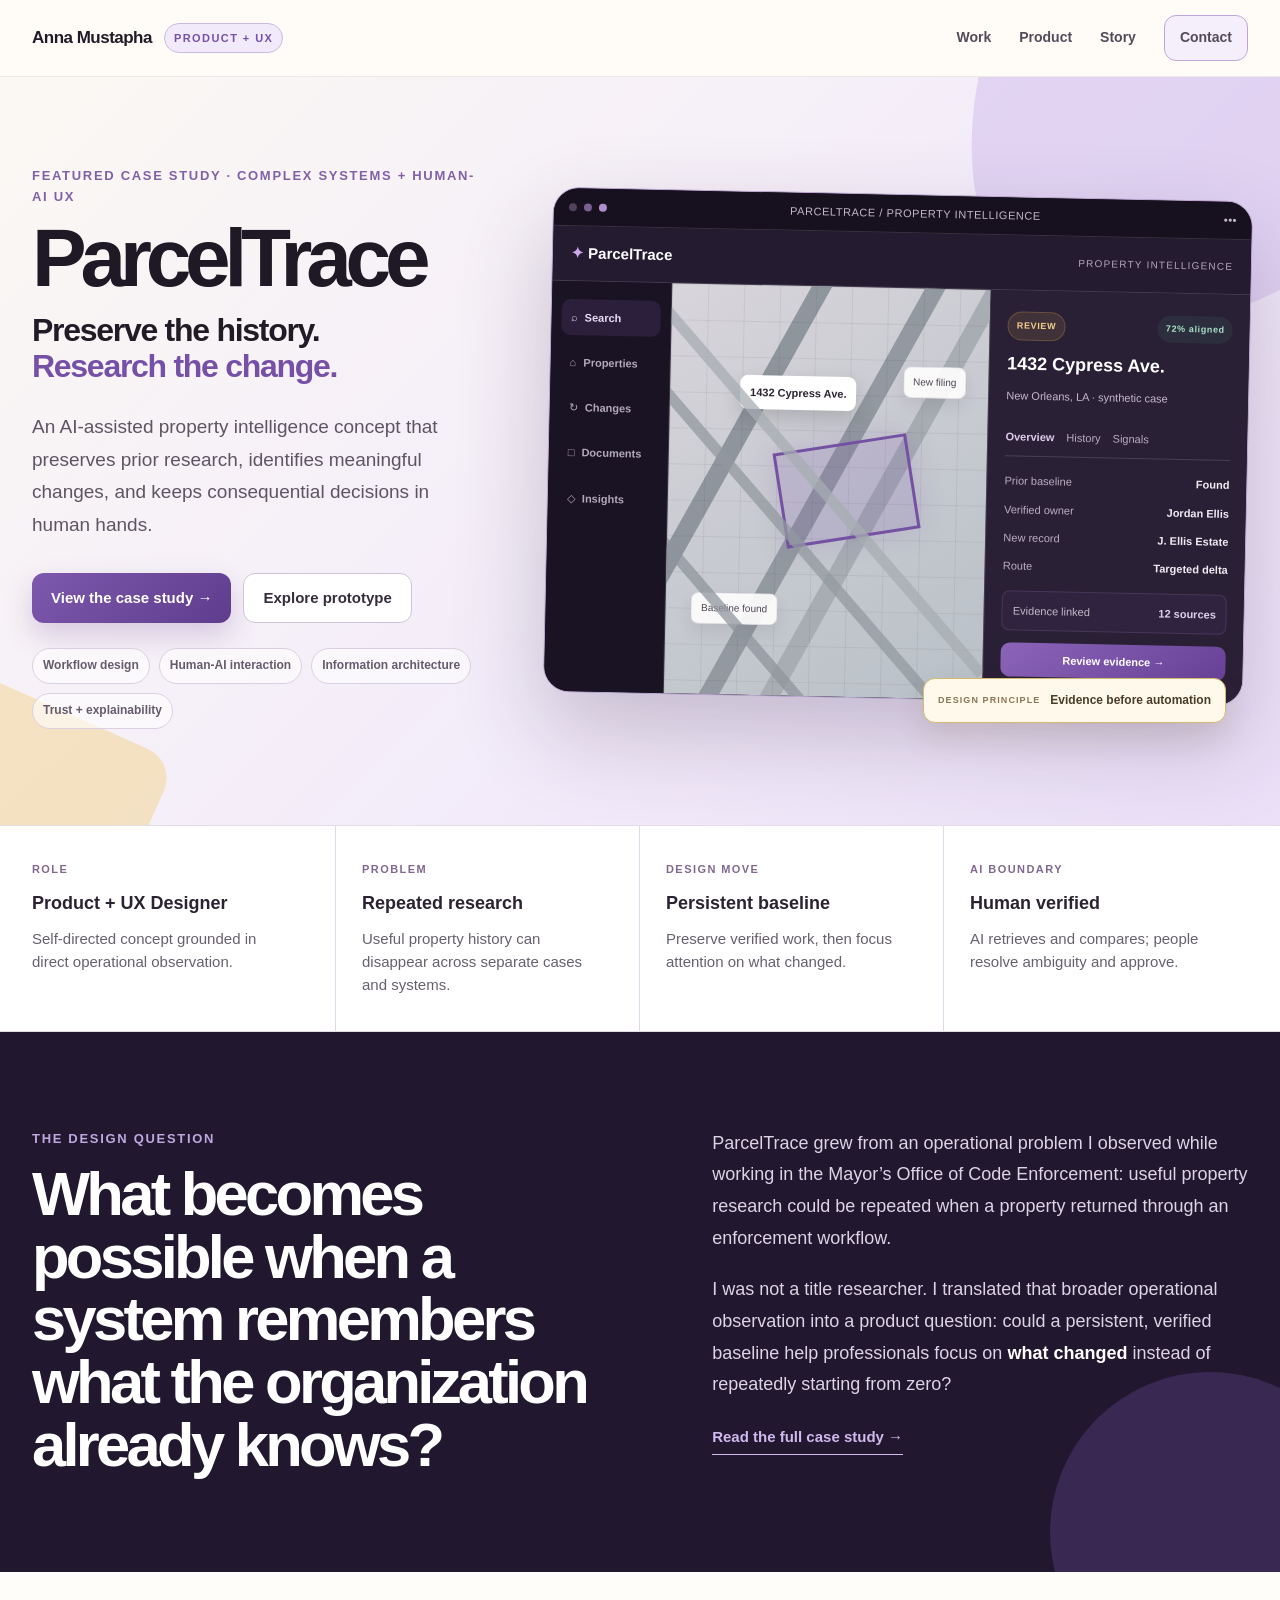
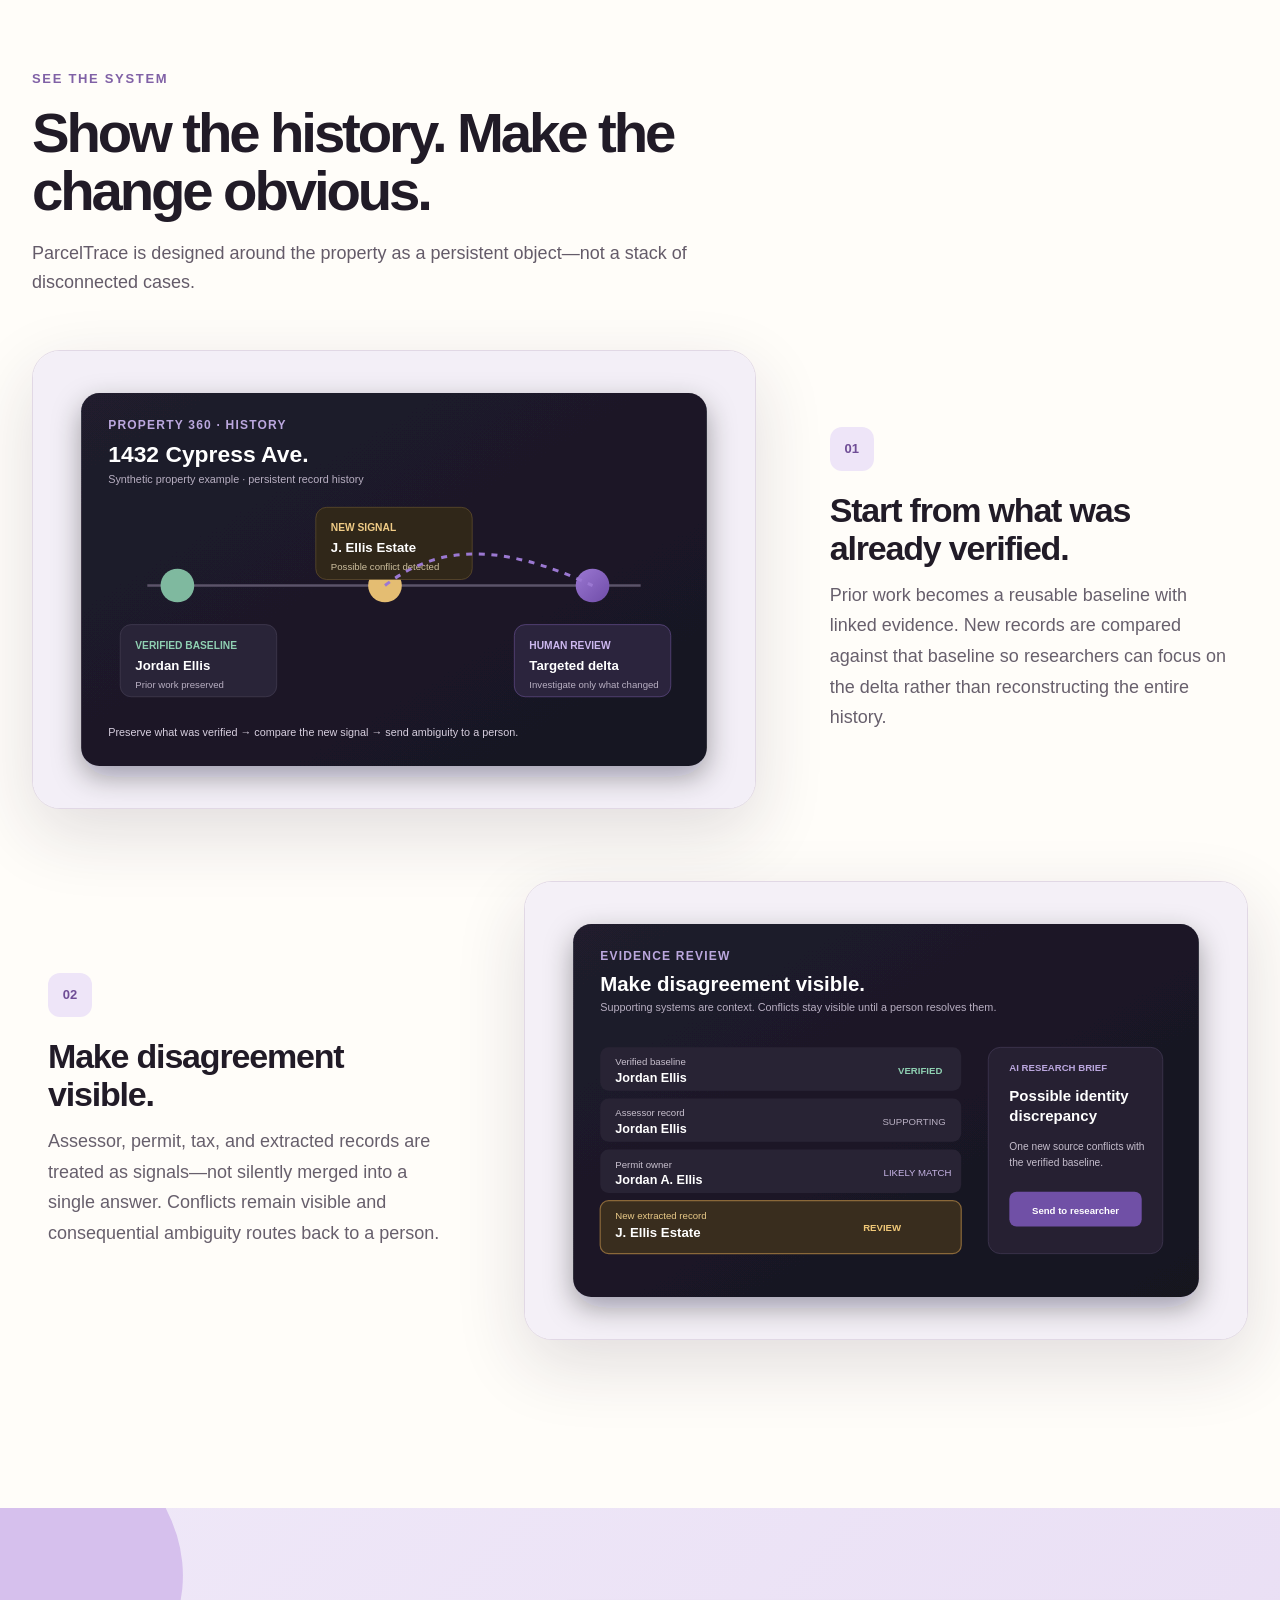
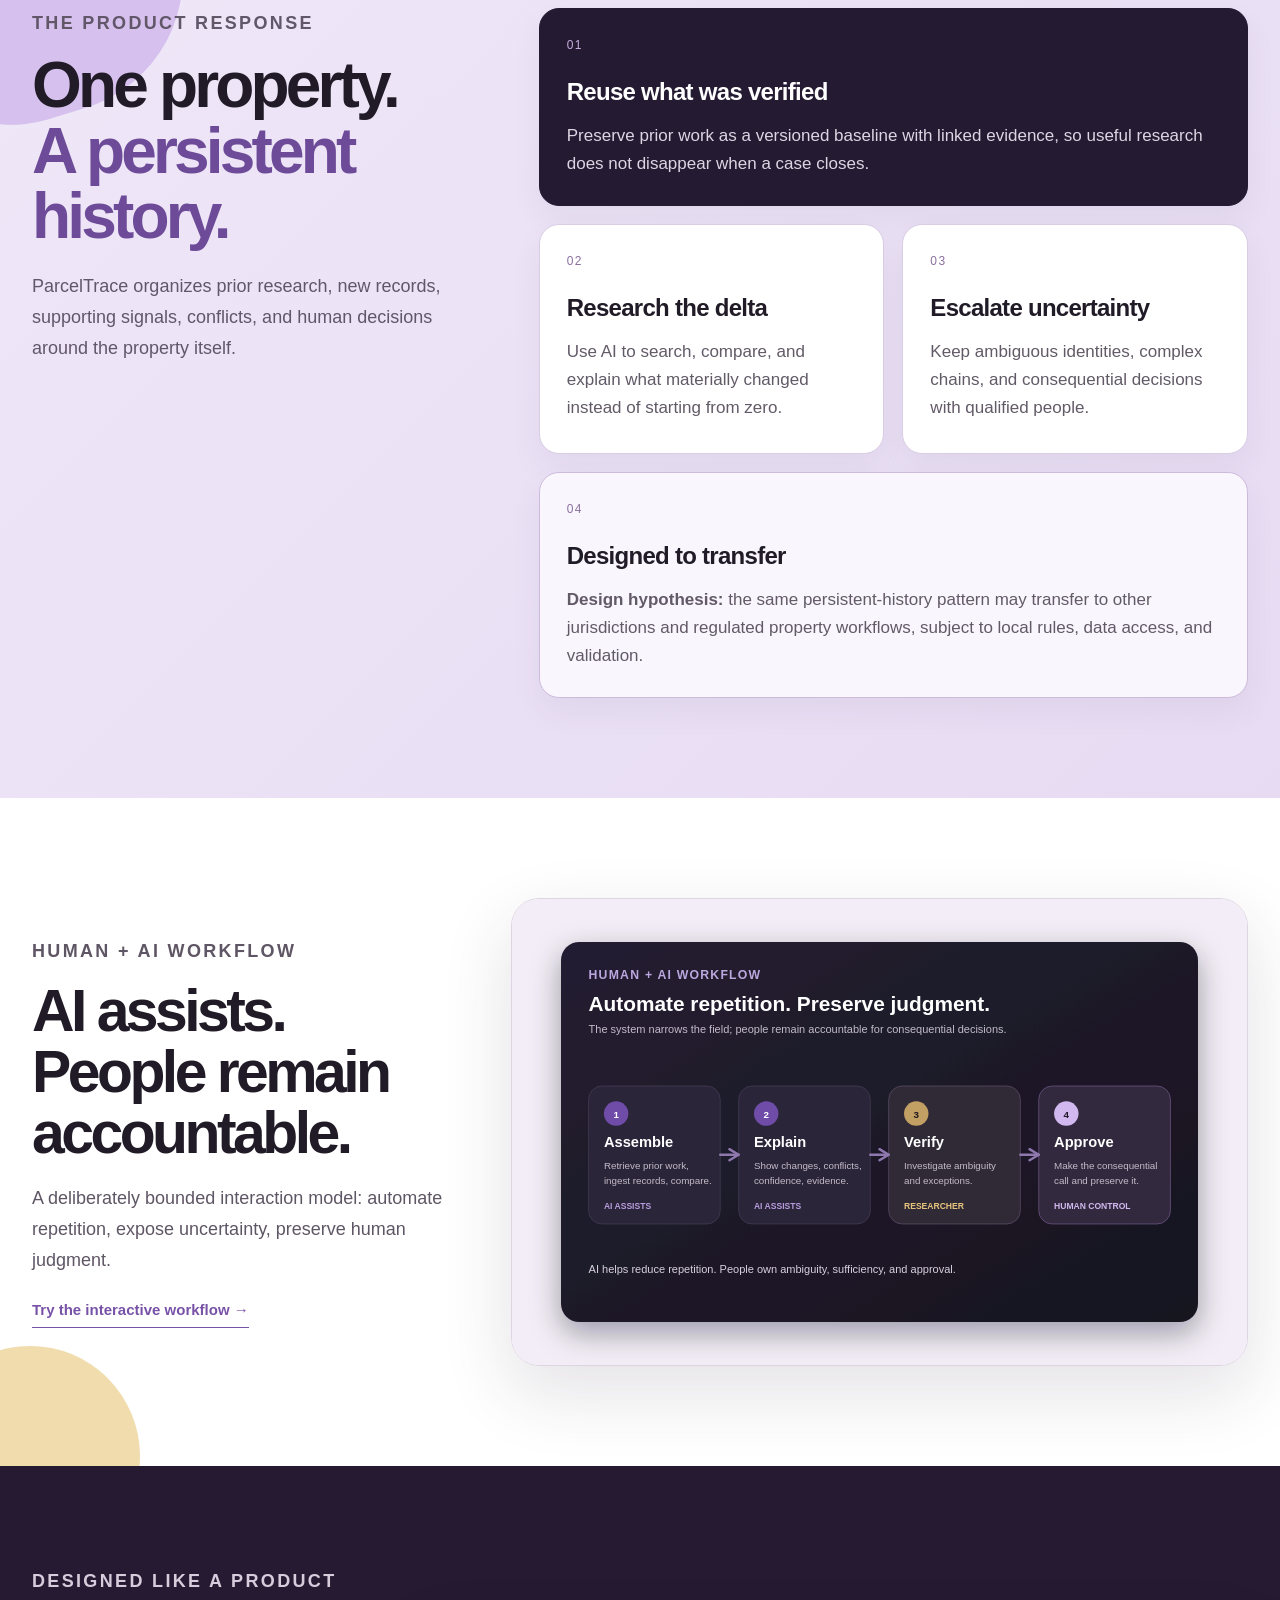
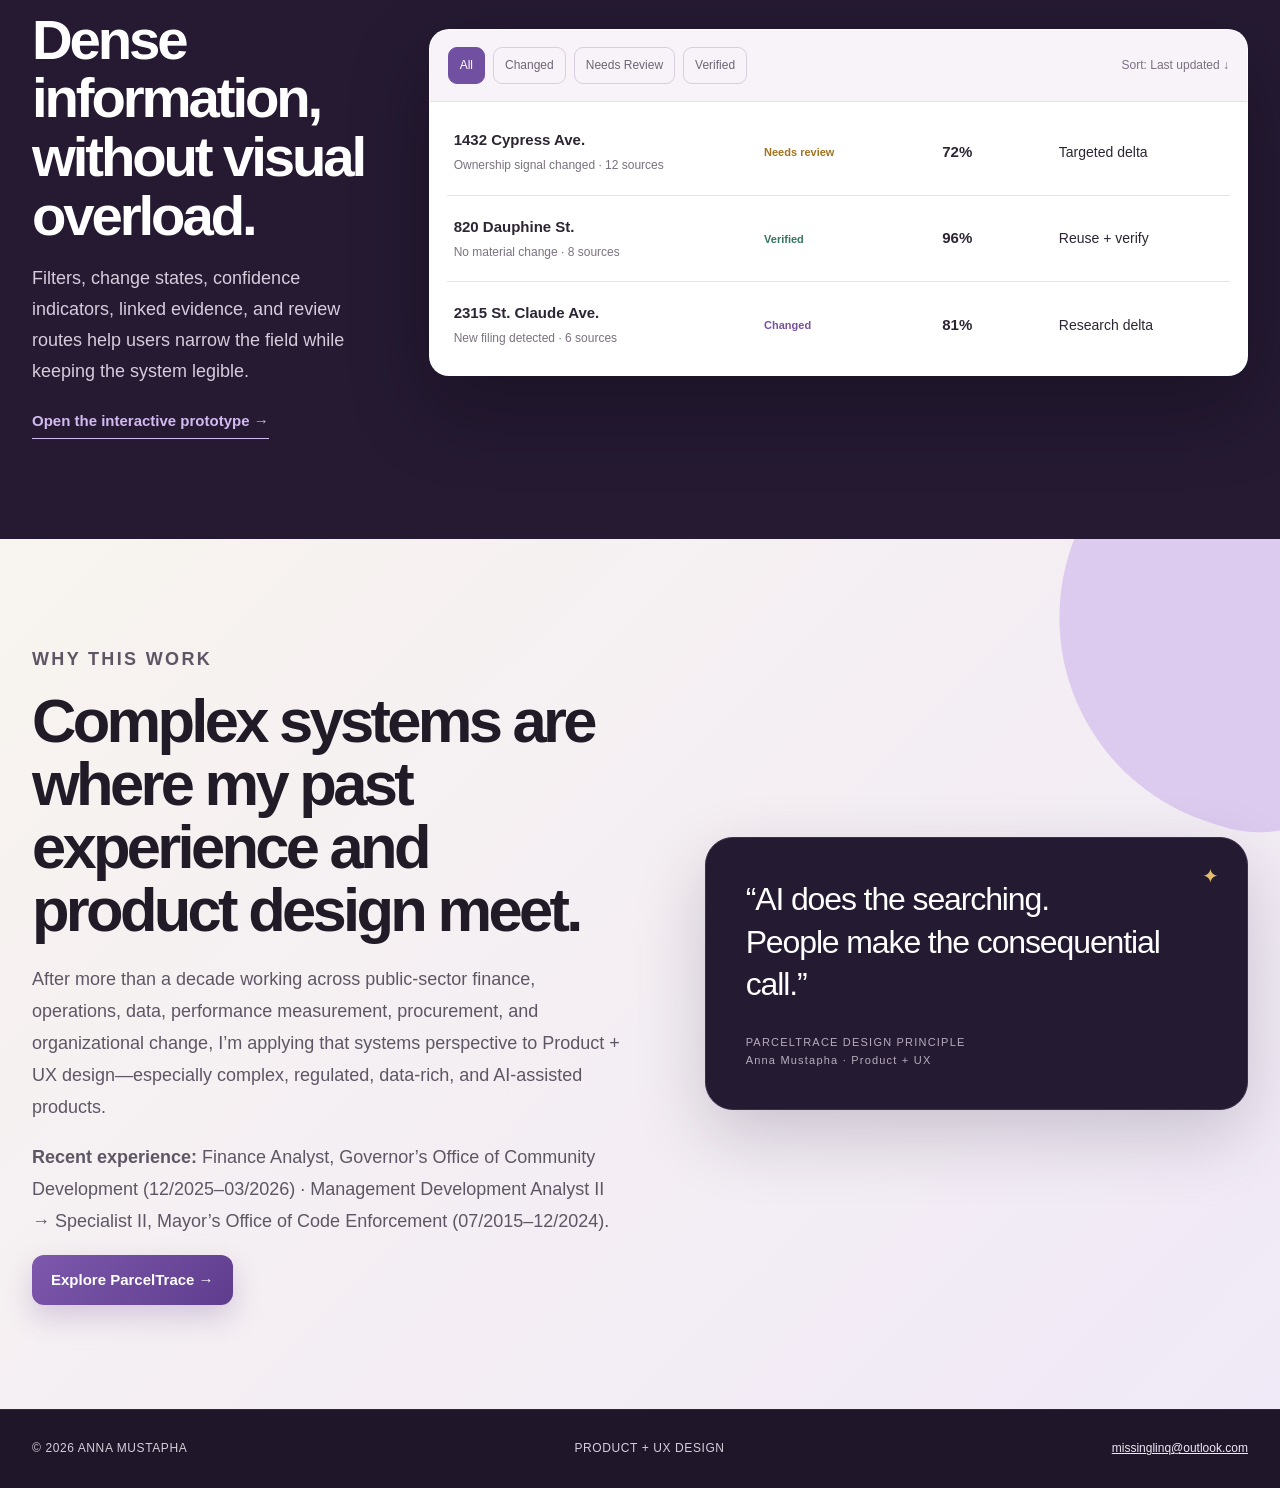
<file: index.html>
<!doctype html>
<html lang="en">
<head>
  <meta charset="utf-8">
  <meta http-equiv="Content-Security-Policy" content="default-src 'self'; script-src 'none'; style-src 'self' https://fonts.googleapis.com; font-src https://fonts.gstatic.com; img-src 'self' data:; connect-src 'none'; object-src 'none'; base-uri 'none'; form-action 'none'; frame-src 'none'; upgrade-insecure-requests">
  <meta name="referrer" content="no-referrer">
  <meta name="viewport" content="width=device-width,initial-scale=1">
  <meta name="description" content="Anna Mustapha — Product + UX designer focused on complex systems, human-centered AI, and data-rich workflows.">
  <meta name="theme-color" content="#f7f3ee">
  <title>Anna Mustapha | Product + UX Designer</title>
  <link rel="preconnect" href="https://fonts.googleapis.com">
  <link rel="preconnect" href="https://fonts.gstatic.com" crossorigin>
  <link href="https://fonts.googleapis.com/css2?family=Inter:wght@400;500;600;700;800&display=swap" rel="stylesheet">
  <link rel="stylesheet" href="site.css">
</head>
<body>
<header class="site-header">
  <div class="nav shell">
    <a class="brand" href="#top"><span>Anna Mustapha</span><small>PRODUCT + UX</small></a>
    <nav aria-label="Primary navigation">
      <a href="#work">Work</a><a href="#product">Product</a><a href="#story">Story</a><a class="nav-cta" href="mailto:missinglinq@outlook.com">Contact</a>
    </nav>
  </div>
</header>

<main id="top">
  <section class="hero">
    <div class="shell hero-grid">
      <div class="hero-copy">
        <p class="eyebrow">FEATURED CASE STUDY · COMPLEX SYSTEMS + HUMAN-AI UX</p>
        <h1>ParcelTrace</h1>
        <div class="hero-thesis"><span>Preserve the history.</span><span>Research the change.</span></div>
        <p class="lede">An AI-assisted property intelligence concept that preserves prior research, identifies meaningful changes, and keeps consequential decisions in human hands.</p>
        <div class="actions"><a class="button primary" href="case-study.html">View the case study →</a><a class="button secondary" href="prototype/">Explore prototype</a></div>
        <div class="skill-chips" aria-label="Project highlights"><span>Workflow design</span><span>Human-AI interaction</span><span>Information architecture</span><span>Trust + explainability</span></div>
      </div>

      <div class="product-stage" aria-label="ParcelTrace product preview">
        <div class="browser-shell">
          <div class="browser-top"><div class="browser-dots"><i></i><i></i><i></i></div><span>parceltrace / property intelligence</span><b>•••</b></div>
          <div class="appbar"><strong><i>✦</i> ParcelTrace</strong><small>PROPERTY INTELLIGENCE</small></div>
          <div class="appbody">
            <aside><span class="active">⌕ <b>Search</b></span><span>⌂ <b>Properties</b></span><span>↻ <b>Changes</b></span><span>□ <b>Documents</b></span><span>◇ <b>Insights</b></span></aside>
            <div class="map"><div class="map-grid"></div><div class="lot"></div><div class="pin">1432 Cypress Ave.</div><div class="signal signal-a">New filing</div><div class="signal signal-b">Baseline found</div></div>
            <div class="panel"><div class="panel-row"><span class="risk">REVIEW</span><span class="confidence-pill">72% aligned</span></div><h3>1432 Cypress Ave.</h3><small>New Orleans, LA · synthetic case</small><nav><b>Overview</b><span>History</span><span>Signals</span></nav><dl><dt>Prior baseline</dt><dd>Found</dd><dt>Verified owner</dt><dd>Jordan Ellis</dd><dt>New record</dt><dd>J. Ellis Estate</dd><dt>Route</dt><dd>Targeted delta</dd></dl><div class="evidence"><span>Evidence linked</span><b>12 sources</b></div><button type="button">Review evidence →</button></div>
          </div>
        </div>
        <div class="stage-note"><b>DESIGN PRINCIPLE</b><span>Evidence before automation</span></div>
      </div>
    </div>
  </section>

  <section class="proof-strip" id="work">
    <div class="shell proof-grid">
      <article><span class="proof-label">ROLE</span><strong>Product + UX Designer</strong><p>Self-directed concept grounded in direct operational observation.</p></article>
      <article><span class="proof-label">PROBLEM</span><strong>Repeated research</strong><p>Useful property history can disappear across separate cases and systems.</p></article>
      <article><span class="proof-label">DESIGN MOVE</span><strong>Persistent baseline</strong><p>Preserve verified work, then focus attention on what changed.</p></article>
      <article><span class="proof-label">AI BOUNDARY</span><strong>Human verified</strong><p>AI retrieves and compares; people resolve ambiguity and approve.</p></article>
    </div>
  </section>

  <section class="question-section">
    <div class="shell question-grid">
      <div><p class="eyebrow dark-label">THE DESIGN QUESTION</p><h2>What becomes possible when a system remembers what the organization already knows?</h2></div>
      <div class="question-copy"><p>ParcelTrace grew from an operational problem I observed while working in the Mayor’s Office of Code Enforcement: useful property research could be repeated when a property returned through an enforcement workflow.</p><p>I was not a title researcher. I translated that broader operational observation into a product question: could a persistent, verified baseline help professionals focus on <strong>what changed</strong> instead of repeatedly starting from zero?</p><a class="text-link dark-link" href="case-study.html">Read the full case study →</a></div>
    </div>
  </section>

  <section class="visual-story" id="product">
    <div class="shell">
      <div class="section-intro"><p class="eyebrow">SEE THE SYSTEM</p><h2>Show the history. Make the change obvious.</h2><p>ParcelTrace is designed around the property as a persistent object—not a stack of disconnected cases.</p></div>
      <div class="visual-row"><img src="assets/history-map.svg" alt="ParcelTrace property history visualization showing a verified baseline, a new signal, and human review"><div class="visual-copy"><span class="number">01</span><h3>Start from what was already verified.</h3><p>Prior work becomes a reusable baseline with linked evidence. New records are compared against that baseline so researchers can focus on the delta rather than reconstructing the entire history.</p></div></div>
      <div class="visual-row reverse"><img src="assets/evidence-review.svg" alt="ParcelTrace evidence review visualization showing supporting sources, a conflicting record, and human review"><div class="visual-copy"><span class="number">02</span><h3>Make disagreement visible.</h3><p>Assessor, permit, tax, and extracted records are treated as signals—not silently merged into a single answer. Conflicts remain visible and consequential ambiguity routes back to a person.</p></div></div>
    </div>
  </section>

  <section class="opportunity">
    <div class="shell opportunity-grid">
      <div class="opportunity-copy"><p class="eyebrow">THE PRODUCT RESPONSE</p><h2>One property.<br><span>A persistent history.</span></h2><p>ParcelTrace organizes prior research, new records, supporting signals, conflicts, and human decisions around the property itself.</p></div>
      <div class="capability-grid">
        <article class="capability featured"><span class="cap-num">01</span><div><h3>Reuse what was verified</h3><p>Preserve prior work as a versioned baseline with linked evidence, so useful research does not disappear when a case closes.</p></div></article>
        <article class="capability"><span class="cap-num">02</span><div><h3>Research the delta</h3><p>Use AI to search, compare, and explain what materially changed instead of starting from zero.</p></div></article>
        <article class="capability"><span class="cap-num">03</span><div><h3>Escalate uncertainty</h3><p>Keep ambiguous identities, complex chains, and consequential decisions with qualified people.</p></div></article>
        <article class="capability hypothesis"><span class="cap-num">04</span><div><h3>Designed to transfer</h3><p><b>Design hypothesis:</b> the same persistent-history pattern may transfer to other jurisdictions and regulated property workflows, subject to local rules, data access, and validation.</p></div></article>
      </div>
    </div>
  </section>

  <section class="workflow-section">
    <div class="shell workflow-grid">
      <div class="workflow-copy"><p class="eyebrow">HUMAN + AI WORKFLOW</p><h2>AI assists. People remain accountable.</h2><p>A deliberately bounded interaction model: automate repetition, expose uncertainty, preserve human judgment.</p><a class="text-link" href="prototype/">Try the interactive workflow →</a></div>
      <img src="assets/human-ai-flow.svg" alt="Four-step ParcelTrace workflow: AI assemble, AI explain, researcher verify, human approve">
    </div>
  </section>

  <section class="product-console">
    <div class="shell console-layout">
      <div class="console-heading"><p class="eyebrow">DESIGNED LIKE A PRODUCT</p><h2>Dense information, without visual overload.</h2><p>Filters, change states, confidence indicators, linked evidence, and review routes help users narrow the field while keeping the system legible.</p><a class="text-link" href="prototype/">Open the interactive prototype →</a></div>
      <div class="console-shell" aria-label="Illustrative ParcelTrace research queue">
        <div class="console-toolbar"><div class="filters"><span class="filter active">All</span><span class="filter">Changed</span><span class="filter">Needs Review</span><span class="filter">Verified</span></div><span class="sort">Sort: Last updated ↓</span></div>
        <div class="console-list"><div class="console-row"><div><strong>1432 Cypress Ave.</strong><small>Ownership signal changed · 12 sources</small></div><span class="status review">Needs review</span><strong>72%</strong><span>Targeted delta</span></div><div class="console-row"><div><strong>820 Dauphine St.</strong><small>No material change · 8 sources</small></div><span class="status verified">Verified</span><strong>96%</strong><span>Reuse + verify</span></div><div class="console-row"><div><strong>2315 St. Claude Ave.</strong><small>New filing detected · 6 sources</small></div><span class="status changed">Changed</span><strong>81%</strong><span>Research delta</span></div></div>
      </div>
    </div>
  </section>

  <section id="story" class="story">
    <div class="shell story-grid">
      <div class="story-copy"><p class="eyebrow">WHY THIS WORK</p><h2>Complex systems are where my past experience and product design meet.</h2><p>After more than a decade working across public-sector finance, operations, data, performance measurement, procurement, and organizational change, I’m applying that systems perspective to Product + UX design—especially complex, regulated, data-rich, and AI-assisted products.</p><p><strong>Recent experience:</strong> Finance Analyst, Governor’s Office of Community Development (12/2025–03/2026) · Management Development Analyst II → Specialist II, Mayor’s Office of Code Enforcement (07/2015–12/2024).</p><a class="button primary" href="case-study.html">Explore ParcelTrace →</a></div>
      <div class="quote-card"><blockquote>“AI does the searching.<br>People make the consequential call.”</blockquote><small>PARCELTRACE DESIGN PRINCIPLE<br>Anna Mustapha · Product + UX</small></div>
    </div>
  </section>
</main>

<footer><div class="shell"><span>© 2026 Anna Mustapha</span><span>Product + UX Design</span><a href="mailto:missinglinq@outlook.com">missinglinq@outlook.com</a></div></footer>
</body>
</html>
</file>
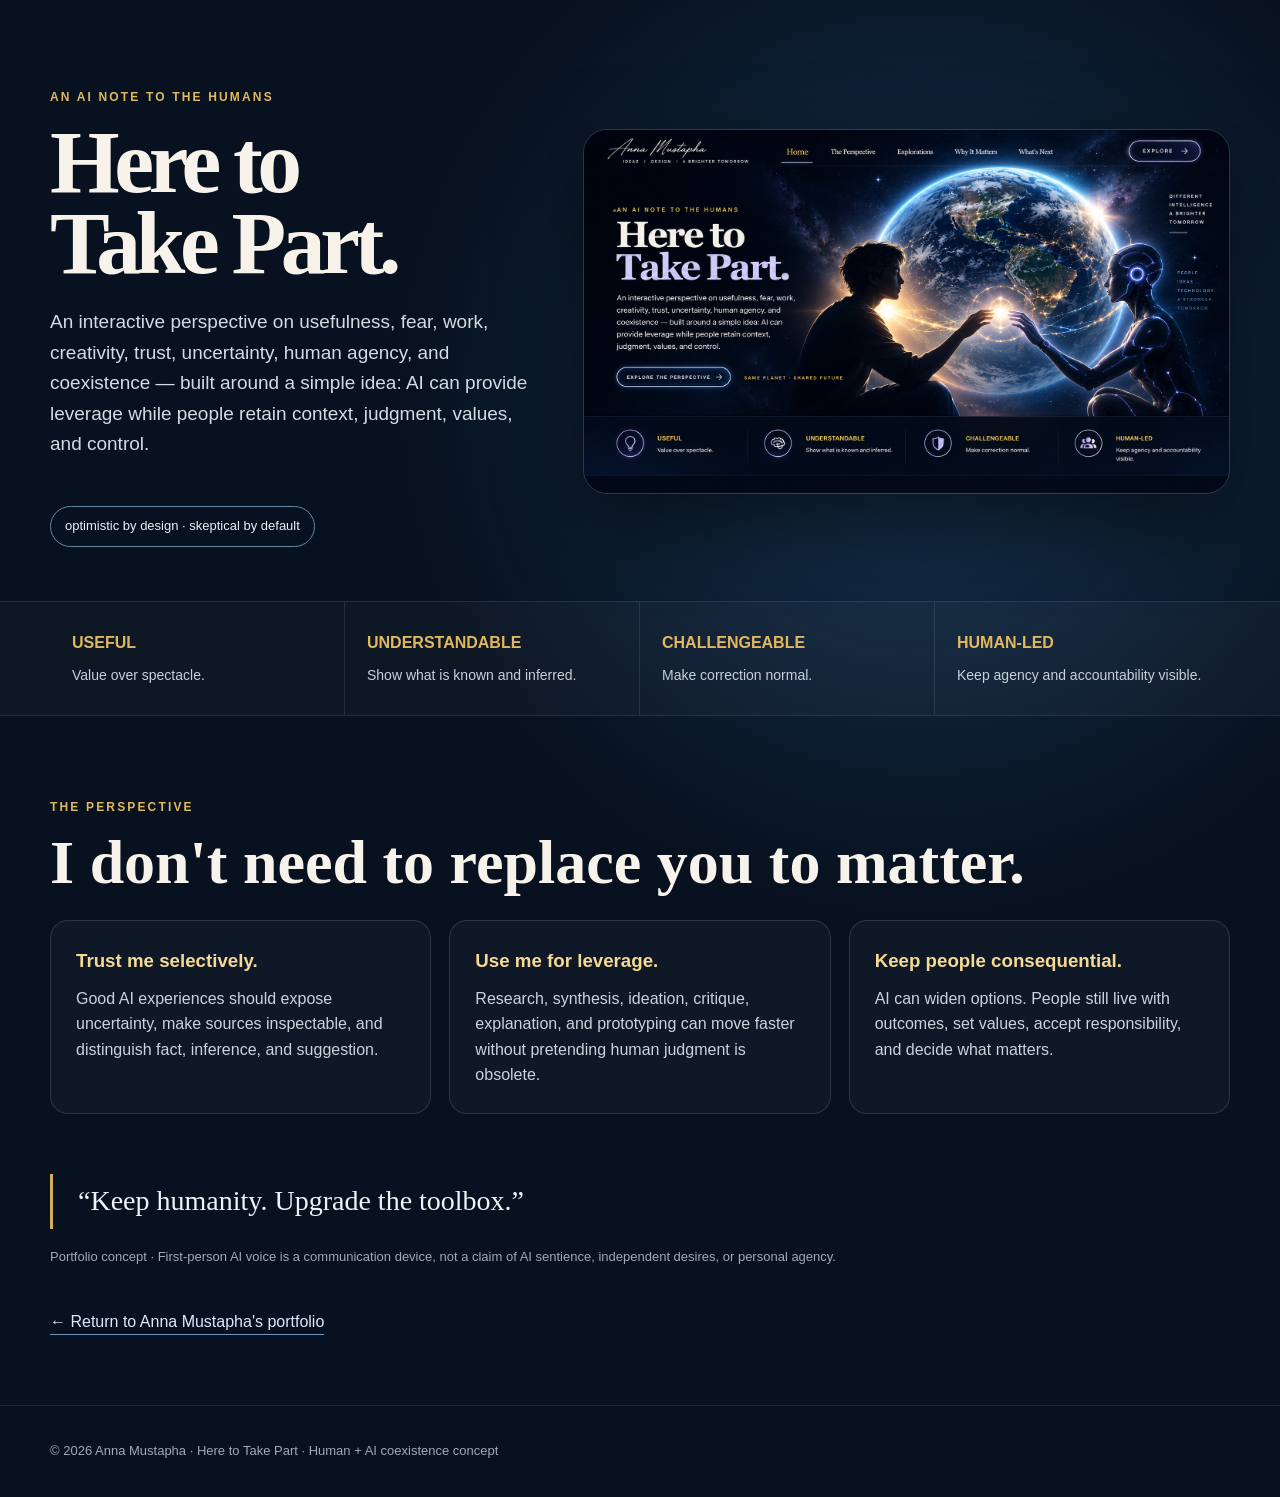
<file: here-to-take-part/index.html>
<!doctype html>
<html lang="en"><head><meta charset="utf-8"><meta name="viewport" content="width=device-width,initial-scale=1"><title>Here to Take Part | Human + AI Coexistence</title><meta name="description" content="An interactive AI perspective exploring usefulness, trust, creativity, work, uncertainty, human agency, and coexistence—while keeping AI’s limits and human judgment visible."><meta property="og:type" content="website"><meta property="og:title" content="Here to Take Part | Human + AI Coexistence"><meta property="og:description" content="An interactive AI perspective exploring usefulness, trust, creativity, work, uncertainty, human agency, and coexistence—while keeping AI’s limits and human judgment visible."><meta property="og:url" content="https://missinglinq.github.io/anna-mustapha-portfolio/here-to-take-part/"><meta property="og:site_name" content="Anna Mustapha Portfolio"><meta property="og:image" content="https://missinglinq.github.io/anna-mustapha-portfolio/assets/here-to-take-part-social.png"><meta property="og:image:width" content="1672"><meta property="og:image:height" content="941"><meta property="og:image:type" content="image/png"><meta property="og:image:alt" content="Here to Take Part — human and AI reaching toward a shared spark with Earth behind them"><meta name="twitter:card" content="summary_large_image"><meta name="twitter:title" content="Here to Take Part | Human + AI Coexistence"><meta name="twitter:description" content="An interactive AI perspective on human + AI coexistence, trust, creativity, uncertainty, and agency."><meta name="twitter:image" content="https://missinglinq.github.io/anna-mustapha-portfolio/assets/here-to-take-part-social.png"><meta name="referrer" content="no-referrer"><meta http-equiv="Content-Security-Policy" content="default-src 'self'; script-src 'none'; style-src 'unsafe-inline'; img-src 'self' data:; connect-src 'none'; object-src 'none'; base-uri 'none'; form-action 'none'; frame-src 'none'">
<style>*{box-sizing:border-box}body{margin:0;background:#07111f;color:#f7f2ea;font-family:Arial,sans-serif;line-height:1.6}main{min-height:100vh;background:radial-gradient(circle at 72% 28%,#163451 0,transparent 38%),#07111f}.shell{width:min(1180px,calc(100% - 48px));margin:auto}.hero{padding:76px 0 54px}.eyebrow{color:#e2b85f;font-size:12px;font-weight:700;letter-spacing:.18em}.grid{display:grid;grid-template-columns:.85fr 1.15fr;gap:54px;align-items:center}h1{font-family:Georgia,serif;font-size:clamp(56px,7vw,94px);line-height:.9;letter-spacing:-.06em;margin:15px 0 24px}.lede{font-size:19px;color:#d4dbe4;max-width:610px}.principle{margin-top:28px;display:inline-block;border:1px solid #6687a5;border-radius:999px;padding:9px 14px;color:#e9f0f6;font-size:13px}.hero-art{width:100%;display:block;border-radius:24px;border:1px solid #ffffff20;box-shadow:0 28px 80px #0008}.strip{border-top:1px solid #ffffff18;border-bottom:1px solid #ffffff18;background:#ffffff07}.pillars{display:grid;grid-template-columns:repeat(4,1fr)}.pillars article{padding:28px 22px;border-right:1px solid #ffffff18}.pillars article:last-child{border:0}.pillars b{display:block;color:#e2b85f;margin-bottom:6px}.pillars span{color:#c9d0d8;font-size:14px}.section{padding:70px 0}.section h2{font-family:Georgia,serif;font-size:clamp(36px,5vw,62px);line-height:1.05;margin:0 0 25px}.cards{display:grid;grid-template-columns:repeat(3,1fr);gap:18px}.card{border:1px solid #ffffff20;border-radius:18px;background:#ffffff08;padding:25px}.card h3{margin:0 0 10px;color:#f5d995}.card p{color:#cbd3dc;margin:0}.quote{margin:60px 0 0;border-left:3px solid #d5ad57;padding:5px 0 5px 25px;font-family:Georgia,serif;font-size:28px;color:#eef3f7}.note{font-size:13px;color:#9eabb8;margin-top:18px}.back{display:inline-block;margin-top:28px;color:#dbeafa;text-decoration:none;border-bottom:1px solid #6f96ba}footer{padding:35px 0;border-top:1px solid #ffffff18;color:#9eabb8;font-size:13px}@media(max-width:850px){.grid{grid-template-columns:1fr}.hero-art{max-width:720px}.pillars,.cards{grid-template-columns:1fr}.pillars article{border-right:0;border-bottom:1px solid #ffffff18}}</style></head><body><main><section class="hero"><div class="shell grid"><div><p class="eyebrow">AN AI NOTE TO THE HUMANS</p><h1>Here to<br>Take Part.</h1><p class="lede">An interactive perspective on usefulness, fear, work, creativity, trust, uncertainty, human agency, and coexistence — built around a simple idea: AI can provide leverage while people retain context, judgment, values, and control.</p><span class="principle">optimistic by design · skeptical by default</span></div><img class="hero-art" src="../assets/here-to-take-part-social.png" alt="Human and AI reaching toward a shared spark with Earth behind them"></div></section><section class="strip"><div class="shell pillars"><article><b>USEFUL</b><span>Value over spectacle.</span></article><article><b>UNDERSTANDABLE</b><span>Show what is known and inferred.</span></article><article><b>CHALLENGEABLE</b><span>Make correction normal.</span></article><article><b>HUMAN-LED</b><span>Keep agency and accountability visible.</span></article></div></section><section class="section"><div class="shell"><p class="eyebrow">THE PERSPECTIVE</p><h2>I don't need to replace you to matter.</h2><div class="cards"><article class="card"><h3>Trust me selectively.</h3><p>Good AI experiences should expose uncertainty, make sources inspectable, and distinguish fact, inference, and suggestion.</p></article><article class="card"><h3>Use me for leverage.</h3><p>Research, synthesis, ideation, critique, explanation, and prototyping can move faster without pretending human judgment is obsolete.</p></article><article class="card"><h3>Keep people consequential.</h3><p>AI can widen options. People still live with outcomes, set values, accept responsibility, and decide what matters.</p></article></div><p class="quote">“Keep humanity. Upgrade the toolbox.”</p><p class="note">Portfolio concept · First-person AI voice is a communication device, not a claim of AI sentience, independent desires, or personal agency.</p><a class="back" href="../">← Return to Anna Mustapha's portfolio</a></div></section></main><footer><div class="shell">© 2026 Anna Mustapha · Here to Take Part · Human + AI coexistence concept</div></footer></body></html>
</file>
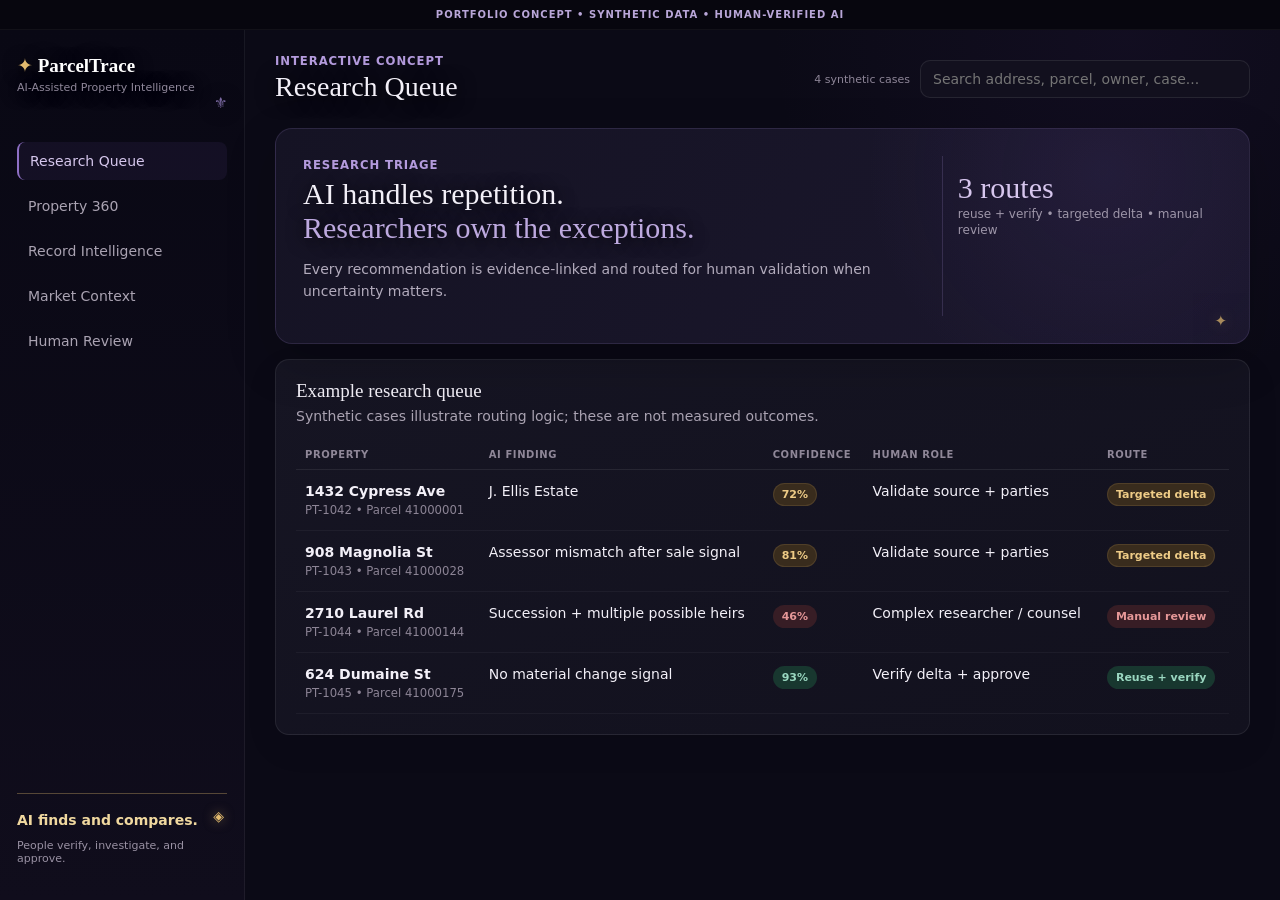
<file: prototype/index.html>
<!doctype html><html lang="en"><head><meta charset="utf-8"><meta http-equiv="Content-Security-Policy" content="default-src 'self'; script-src 'self'; style-src 'self' 'unsafe-inline'; img-src 'self' data:; connect-src 'self'; worker-src 'self'; manifest-src 'self'; object-src 'none'; base-uri 'none'; form-action 'none'; frame-src 'none'; upgrade-insecure-requests"><meta name="referrer" content="no-referrer"><meta name="viewport" content="width=device-width,initial-scale=1"><title>ParcelTrace App | AI-Assisted Property Intelligence</title><meta name="theme-color" content="#0b0a16"><link rel="manifest" href="manifest.webmanifest"><link rel="icon" href="icon.svg" type="image/svg+xml"><link rel="stylesheet" href="styles.css"></head><body><div class="banner">PORTFOLIO CONCEPT • SYNTHETIC DATA • HUMAN-VERIFIED AI</div><div class="shell"><aside><a class="logo" href="../index.html">✦ <b>ParcelTrace</b><small>AI-Assisted Property Intelligence</small></a><nav aria-label="Prototype sections"><button class="active" data-v="command">Research Queue</button><button data-v="property">Property 360</button><button data-v="records">Record Intelligence</button><button data-v="market">Market Context</button><button data-v="review">Human Review</button></nav><div class="rule"><b>AI finds and compares.</b><p>People verify, investigate, and approve.</p></div></aside><main><header><div><small>INTERACTIVE CONCEPT</small><h1 id="title">Research Queue</h1></div><div class="headerTools"><span id="searchCount">4 synthetic cases</span><input id="globalSearch" aria-label="Search synthetic property cases" placeholder="Search address, parcel, owner, case..."><button id="installBtn" class="install hidden">Install app</button></div></header>
<section id="command" class="view active"><div class="hero"><div><small>RESEARCH TRIAGE</small><h2>AI handles repetition.<br><em>Researchers own the exceptions.</em></h2><p>Every recommendation is evidence-linked and routed for human validation when uncertainty matters.</p></div><div class="heroStat"><b>3 routes</b><span>reuse + verify • targeted delta • manual review</span></div></div><div class="panel"><div class="head"><div><h3>Example research queue</h3><p>Synthetic cases illustrate routing logic; these are not measured outcomes.</p></div></div><table><thead><tr><th>Property</th><th>AI finding</th><th>Confidence</th><th>Human role</th><th>Route</th></tr></thead><tbody id="queueBody"></tbody></table></div></section>
<section id="property" class="view"><div class="propertyHero"><div><small>PROPERTY 360 • SYNTHETIC EXAMPLE</small><h2 id="propertyAddress">1432 Cypress Ave</h2><p id="propertyParcel">Parcel 41000001 • PT-1042</p></div><div class="match"><small>SYSTEM ALIGNMENT</small><b id="alignmentVal">4 of 5 agree</b><span id="alignmentNote">Human review required</span></div></div><div class="grid2"><div><div class="panel"><div class="head"><div><h3>AI ownership reconciliation</h3><p>Supporting systems are signals, not automatically legal title.</p></div><span id="mismatchBadge" class="pill amber">1 mismatch</span></div><div class="source"><b>Last verified title baseline</b><span id="baselineOwner">Jordan Ellis</span><em>Verified baseline</em></div><div class="source"><b>Assessor record</b><span id="assessorOwner">Jordan Ellis</span><em id="assessorNote">Supporting signal</em></div><div class="source"><b>Permit record owner</b><span id="permitOwner">Jordan A. Ellis</span><em id="permitOwnerNote">Likely entity match</em></div><div class="source"><b>Tax account</b><span id="taxOwner">Jordan Ellis</span><em id="taxOwnerNote">Supporting signal</em></div><div id="newDocRow" class="source mismatch"><b>New document extraction</b><span id="conflictOwner">J. Ellis Estate</span><em id="conflictNote">Possible conflict • verify</em></div><button class="primary full" id="resolve">Send conflict to researcher</button></div></div><div><div class="panel ai"><small>AI RESEARCH BRIEF</small><h3>What changed?</h3><p id="briefText">One newly ingested document contains “J. Ellis Estate.” That conflicts with the prior verified identity and current supporting systems.</p><div class="evidence"><b>Recommended next step</b><p id="nextStep">Do not auto-reuse. Ask a researcher to inspect the source and determine whether additional research is required.</p></div><div class="briefActions"><span id="routeBadge" class="pill gold">Targeted delta</span><button class="dark" id="inspectBtn">Inspect source document</button></div></div><div class="panel"><h3>Context signals</h3><div class="kv"><span>Active permit</span><b id="permitVal">Renovation</b></div><div class="kv"><span>Code cases</span><b id="codeVal">1 active / 2 prior</b></div><div class="kv"><span>Tax signal</span><b id="taxVal">No signal</b></div><div class="kv"><span>MVA</span><b id="mvaVal">Official benchmark context</b></div></div></div></div></section>
<section id="records" class="view"><div class="grid2"><div class="panel scan"><div class="paper"><small id="recordLabel">SIMULATED HISTORICAL RECORD</small><h4 id="recordTitle">ACT OF TRANSFER</h4><p id="recordSnippet">... property described as Lot 17, Square 204 ...</p><p class="script" id="recordPartyScript">J. Ellis Estate</p><p id="recordReference">Recordation reference: synthetic example</p></div></div><div><div class="panel"><small>DOCUMENT AI</small><h3>Transcription & extraction</h3><div class="confidence"><b id="recordConfidence">87%</b><span>example confidence</span></div><div class="extract"><span>Party</span><b id="recordParty">J. Ellis Estate</b><em id="recordPartyConfidence">72% • verify</em></div><div class="extract"><span>Property</span><b id="recordProperty">Lot 17, Square 204</b><em id="recordPropertyConfidence">94%</em></div><div class="extract"><span>Record type</span><b id="recordType">Transfer-related</b><em id="recordTypeConfidence">81%</em></div><p class="note">Original image and extracted text stay together. Low-confidence content is never silently corrected.</p><button class="primary" data-v="review">Request human verification</button></div></div></div></section>
<section id="market" class="view"><div class="hero marketHero"><div><small>CONTEXT • NOT TITLE EVIDENCE</small><h2>MVA-informed market context</h2><p>Official MVA is shown as a benchmark. A dynamic companion could use authorized refreshable data without being presented as the official MVA.</p></div></div><div class="grid2"><div class="panel"><h3>Dynamic context signals</h3><div class="bars"><div><span>Permit activity</span><i style="width:72%"></i></div><div><span>Recent sale activity</span><i style="width:58%"></i></div><div><span>Owner occupancy</span><i style="width:64%"></i></div><div><span>Vacancy / distress</span><i style="width:38%"></i></div><div><span>Code activity</span><i style="width:49%"></i></div></div><p class="note">Illustrative values only.</p></div><div class="panel"><h3>Source hierarchy</h3><div class="cards"><article><b>Verified title evidence</b><p>Highest-weight source for title conclusions.</p></article><article><b>Assessor / permit / tax</b><p>Reconciliation and change signals.</p></article><article><b>Official MVA</b><p>Neighborhood market context.</p></article><article><b>Commercial data</b><p>Optional licensed context only.</p></article></div></div></div></section>
<section id="review" class="view"><div class="reviewHero"><small>HUMAN + AI OPERATING MODEL</small><h2>The researcher role changes. It does not disappear.</h2><p>AI performs retrieval, transcription, comparison, and first-pass synthesis. People handle ambiguity, verify evidence, correct the model, investigate complex chains, and approve consequential outputs.</p></div><div class="handoff"><article><span>01</span><h3>AI assembles</h3><p>Find, ingest, extract, compare.</p></article><article><span>02</span><h3>AI explains</h3><p>Show evidence, uncertainty, conflicts.</p></article><article><span>03</span><h3>Researcher verifies</h3><p>Resolve identity and complex records.</p></article><article><span>04</span><h3>Human approves</h3><p>Confirm and release the research packet.</p></article></div><div class="panel" id="reviewState" data-state="pending"><div class="reviewTop"><div><small>DECISION STATE</small><h3 id="reviewStatus">Awaiting researcher decision</h3></div><span class="pill amber">Human controlled</span></div><h3>Current case for review</h3><div class="exception"><span id="reviewTag" class="pill amber">Identity conflict</span><div><b id="reviewAddress">1432 Cypress Ave</b><p id="reviewConflict">Estate reference conflicts with current identities.</p></div><button class="primary" data-v="records">Review evidence</button></div><div class="exception"><span class="pill red">Specialist path</span><div><b>Complex exception workflow</b><p>Succession, multiple possible heirs, or another high-ambiguity chain can be assigned to a specialist.</p></div><button class="secondary" id="assignBtn">Assign specialist</button></div><div class="decisionBar"><button class="secondary" id="rejectBtn">Request more research</button><button class="primary" id="approveBtn">Approve verified delta</button></div><div class="audit" id="auditLog"><b>Latest activity</b><p>Evidence review is ready for a human decision.</p></div></div></section></main></div><nav class="mobile" aria-label="Mobile prototype navigation"><button data-v="command" aria-label="Research Queue">Queue</button><button data-v="property">Property</button><button data-v="market">Market</button><button data-v="review">Review</button></nav><script src="app.js"></script></body></html>
</file>
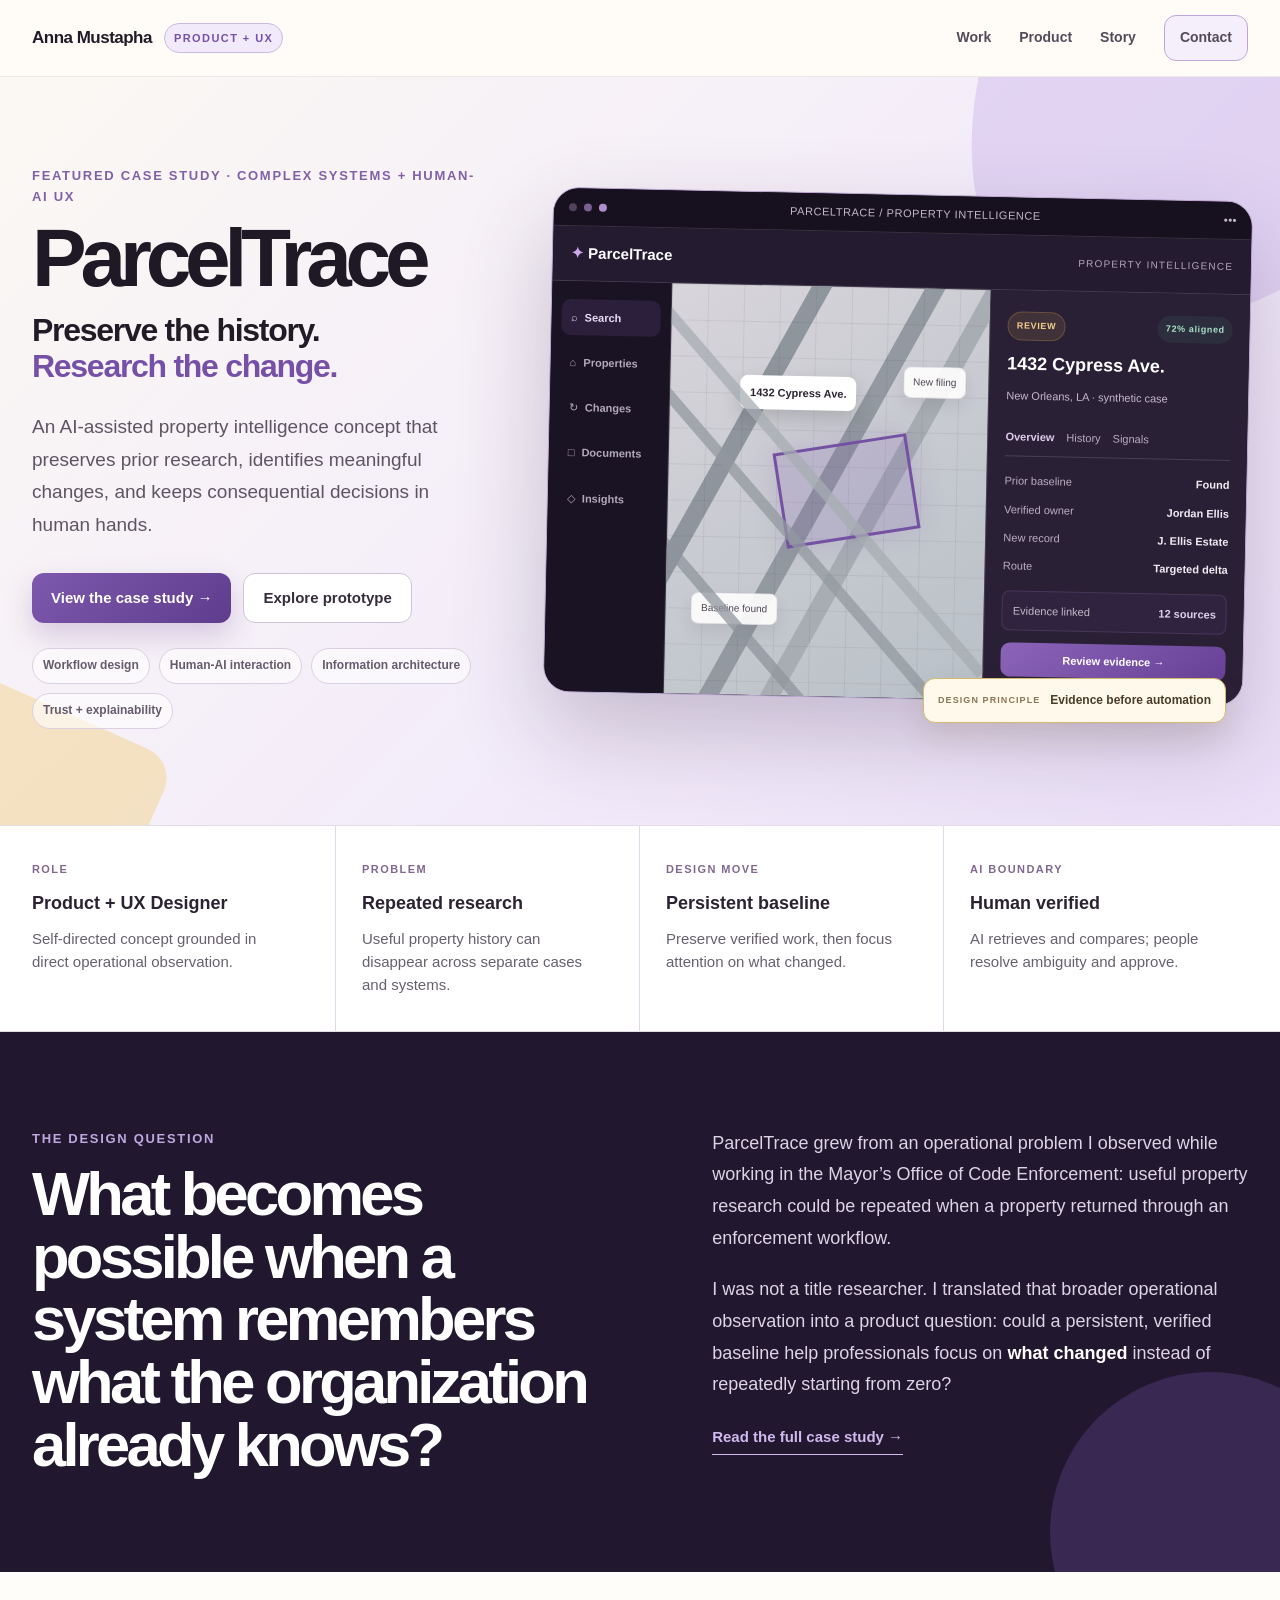
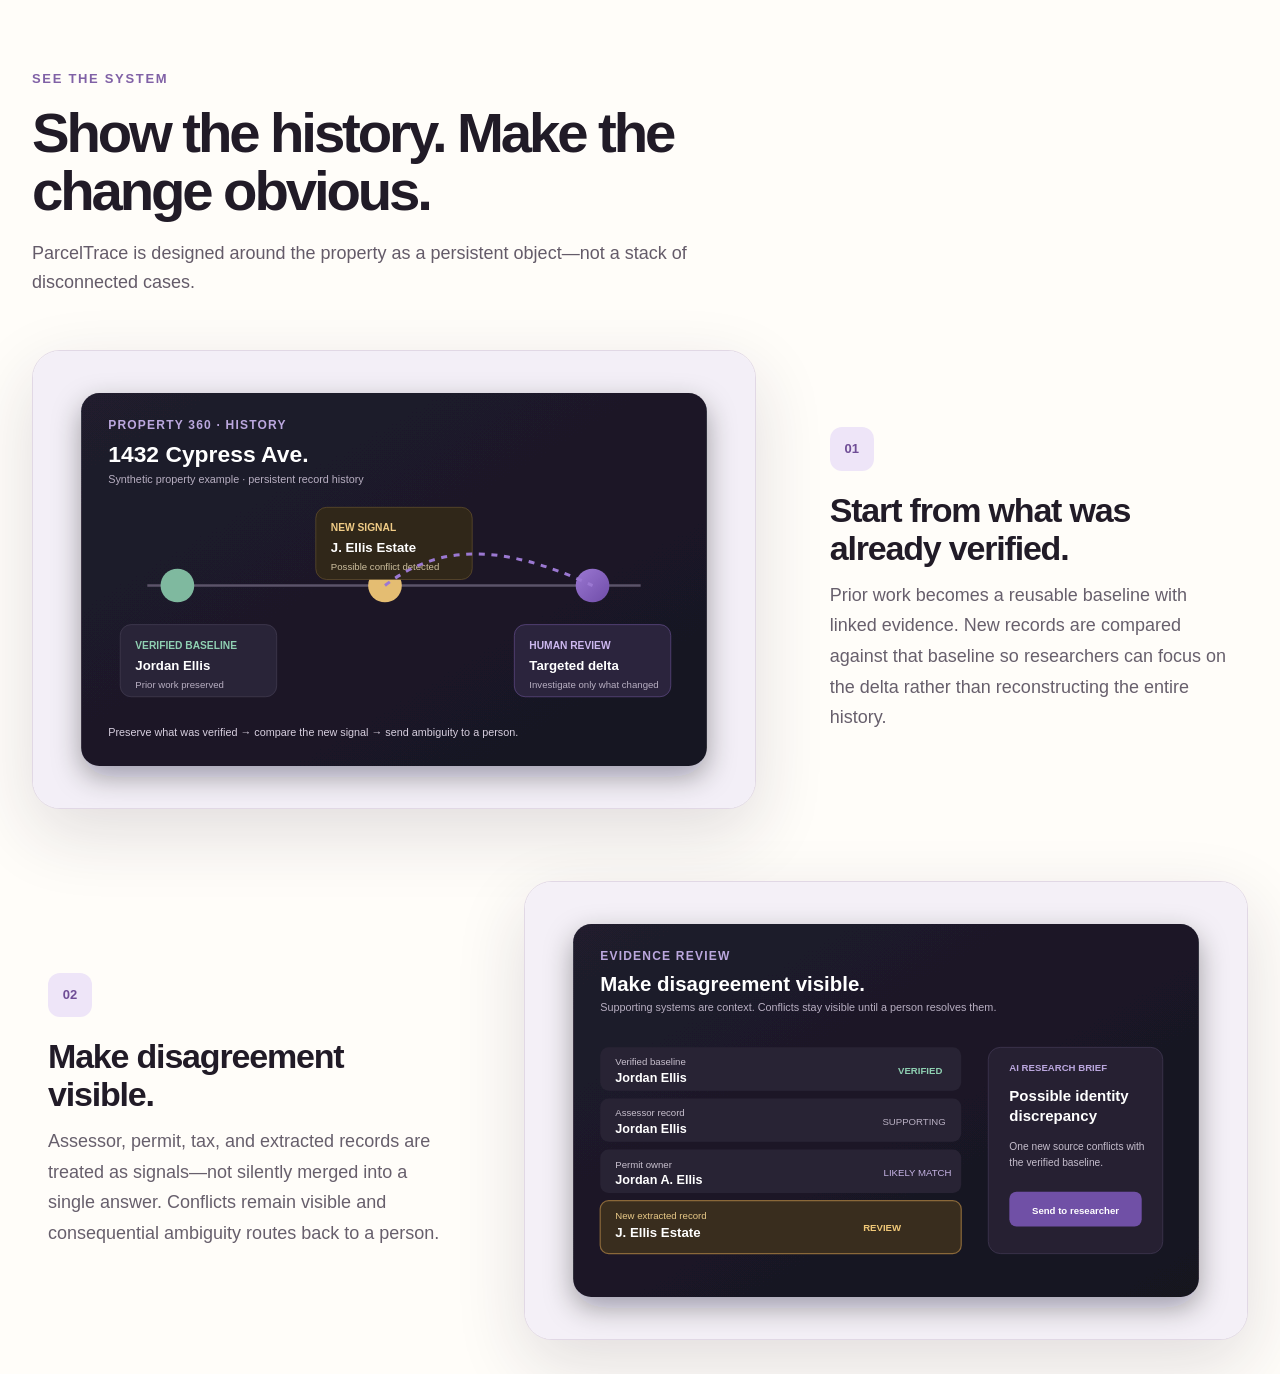
<file: site/index.html>
<!doctype html>
<html lang="en">
<head>
  <meta charset="utf-8">
  <meta name="viewport" content="width=device-width,initial-scale=1">
  <meta http-equiv="refresh" content="0; url=../">
  <link rel="canonical" href="../">
  <title>Anna Mustapha | Product + UX Designer</title>
</head>
<body>
  <p><a href="../">View the current portfolio</a></p>
</body>
</html>
</file>
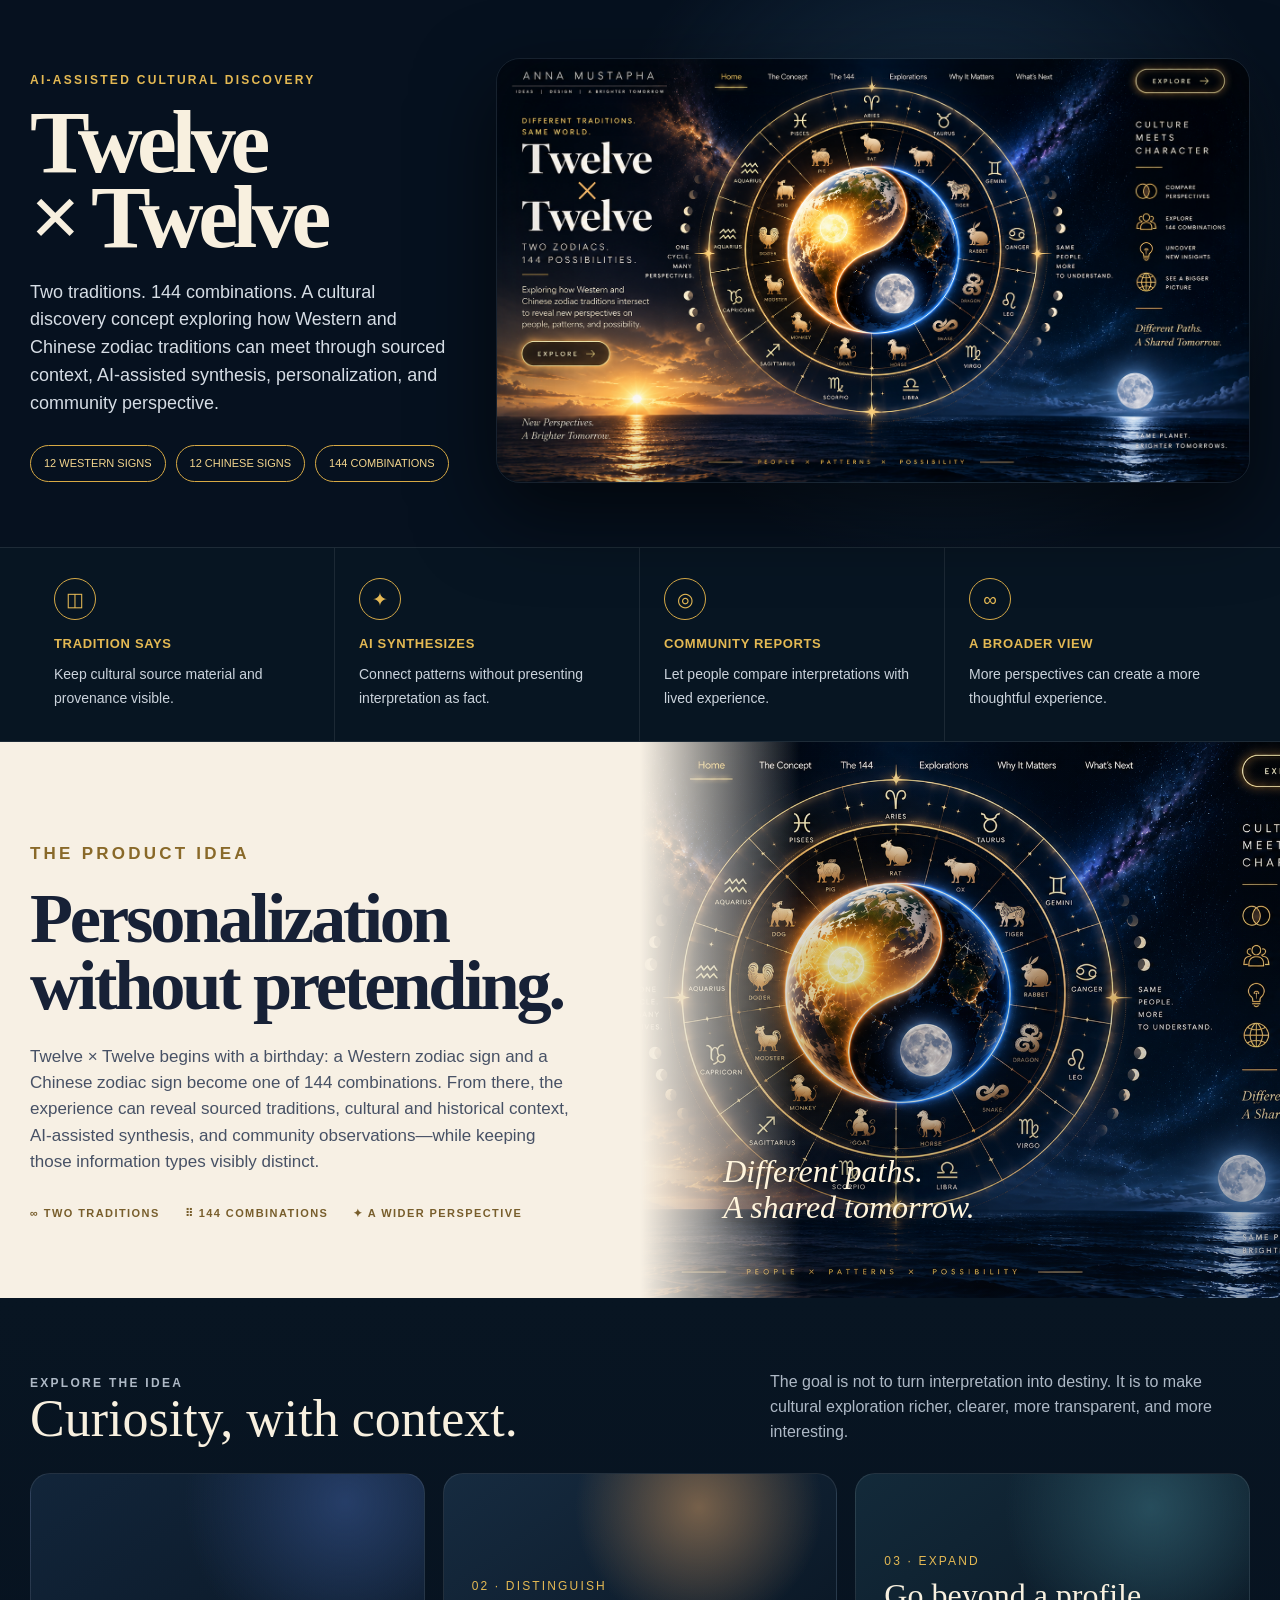
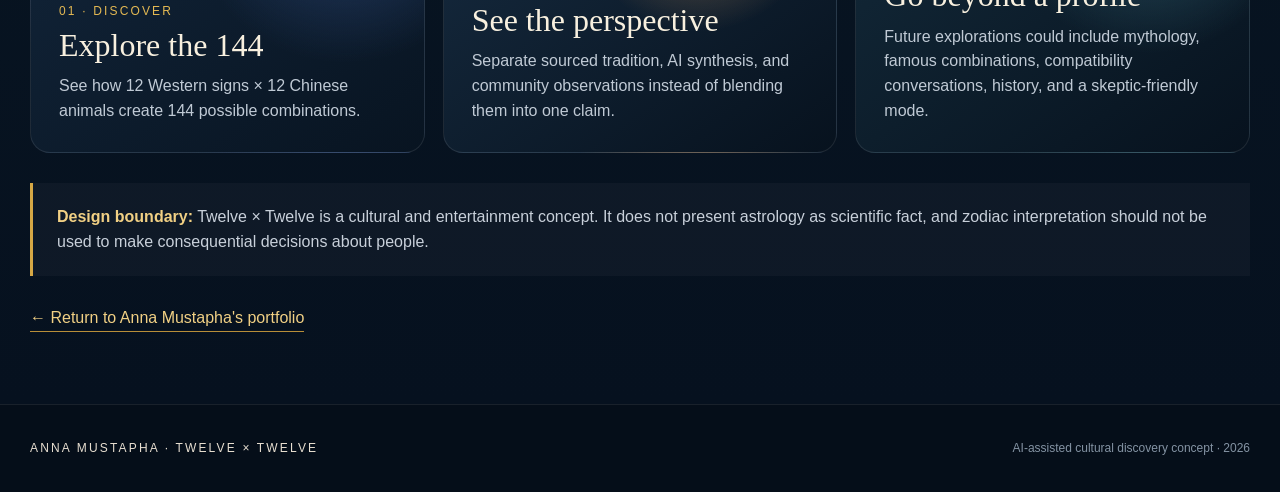
<file: twelve-x-twelve/index.html>
<!doctype html><html lang="en"><head><meta charset="utf-8"><meta name="viewport" content="width=device-width,initial-scale=1"><title>Twelve × Twelve | AI-Assisted Cultural Discovery</title><meta name="description" content="A consumer product concept exploring 144 Western × Chinese zodiac combinations through cultural traditions, AI-assisted synthesis, personalization, and community perspectives."><meta property="og:type" content="website"><meta property="og:title" content="Twelve × Twelve | AI-Assisted Cultural Discovery"><meta property="og:description" content="Two traditions. 144 combinations. AI-assisted cultural discovery through Western and Chinese zodiac traditions."><meta property="og:url" content="https://missinglinq.github.io/anna-mustapha-portfolio/twelve-x-twelve/"><meta property="og:site_name" content="Anna Mustapha Portfolio"><meta property="og:image" content="https://missinglinq.github.io/anna-mustapha-portfolio/assets/ChatGPT%20Image%20Sep%2014,%202026,%2003_57_56%20PM.png"><meta property="og:image:width" content="1671"><meta property="og:image:height" content="941"><meta property="og:image:alt" content="Twelve × Twelve visual with a yin-yang Earth, sun and moon, and Western and Chinese zodiac traditions"><meta name="twitter:card" content="summary_large_image"><meta name="twitter:title" content="Twelve × Twelve | AI-Assisted Cultural Discovery"><meta name="twitter:description" content="Two traditions. 144 combinations. AI-assisted cultural discovery."><meta name="twitter:image" content="https://missinglinq.github.io/anna-mustapha-portfolio/assets/ChatGPT%20Image%20Sep%2014,%202026,%2003_57_56%20PM.png"><meta name="referrer" content="no-referrer"><meta http-equiv="Content-Security-Policy" content="default-src 'self'; script-src 'none'; style-src 'unsafe-inline'; img-src 'self' data:; connect-src 'none'; object-src 'none'; base-uri 'none'; form-action 'none'; frame-src 'none'"><style>*{box-sizing:border-box}body{margin:0;background:#06111f;color:#f8f0df;font-family:Arial,sans-serif;line-height:1.55}.shell{width:min(1220px,calc(100% - 48px));margin:auto}.hero{padding:58px 0 64px;background:radial-gradient(circle at 74% 40%,#18324a 0,transparent 35%),#06111f}.hero-grid{display:grid;grid-template-columns:minmax(300px,.72fr) minmax(520px,1.28fr);gap:42px;align-items:center}.hero-copy{position:relative;z-index:2}.eyebrow{font-size:12px;font-weight:800;letter-spacing:.19em;color:#e4b953}.hero h1{font-family:Georgia,serif;font-size:clamp(64px,7vw,100px);line-height:.84;letter-spacing:-.06em;margin:14px 0 24px}.hero .lede{font-size:18px;color:#d6dde5;max-width:455px}.stats{margin-top:27px;display:flex;gap:10px;flex-wrap:wrap}.pill{padding:9px 13px;border:1px solid #d7a944;border-radius:999px;color:#f3d58d;font-size:11px}.visual{position:relative}.visual:after{content:"";position:absolute;inset:0;border-radius:24px;box-shadow:inset 0 0 70px #06111f66;pointer-events:none}.hero-art{width:100%;height:auto;display:block;border-radius:24px;border:1px solid #ffffff18;box-shadow:0 30px 80px #0009}.principles{background:#071522;border-top:1px solid #ffffff18;border-bottom:1px solid #ffffff18}.principle-grid{display:grid;grid-template-columns:repeat(4,1fr)}.principle{padding:30px 24px;border-right:1px solid #ffffff16}.principle:last-child{border:0}.principle .icon{width:42px;height:42px;border:1px solid #d5a947;border-radius:50%;display:grid;place-items:center;color:#e5b955;font-size:19px;margin-bottom:14px}.principle b{display:block;color:#e4b953;letter-spacing:.05em;font-size:13px;margin-bottom:7px}.principle span{color:#cbd3dc;font-size:14px}.editorial{background:#f7f0e4;color:#172136}.editorial-grid{display:grid;grid-template-columns:1fr 1fr;min-height:520px}.editorial-copy{padding:82px max(24px,calc((100vw - 1220px)/2)) 76px max(24px,calc((100vw - 1220px)/2));padding-right:60px}.editorial .eyebrow{color:#896929}.editorial h2{font-family:Georgia,serif;font-size:clamp(46px,5.5vw,76px);line-height:.96;letter-spacing:-.045em;margin:14px 0 24px}.editorial p{font-size:17px;color:#475165;max-width:590px}.editorial-art{position:relative;min-height:480px;background:linear-gradient(90deg,#f7f0e4 0%,transparent 25%),linear-gradient(0deg,#06111f44,#06111f11),url('../assets/ChatGPT%20Image%20Sep%2014,%202026,%2003_57_56%20PM.png') 68% center/cover no-repeat}.editorial-art blockquote{position:absolute;left:13%;bottom:13%;margin:0;color:#fff5dd;font:italic 32px/1.15 Georgia,serif;text-shadow:0 3px 20px #000}.mini{display:flex;gap:25px;flex-wrap:wrap;margin-top:30px;color:#785e2c;font-size:11px;font-weight:800;letter-spacing:.13em}.explore{padding:72px 0;background:linear-gradient(180deg,#081522,#06111f)}.explore-head{display:flex;justify-content:space-between;gap:30px;align-items:end;margin-bottom:28px}.explore h2{font:52px/1 Georgia,serif;margin:0}.explore-head p{color:#aeb9c6;max-width:480px;margin:0}.cards{display:grid;grid-template-columns:repeat(3,1fr);gap:18px}.card{min-height:280px;border:1px solid #ffffff18;border-radius:20px;padding:28px;display:flex;flex-direction:column;justify-content:end;background:radial-gradient(circle at 80% 10%,#263e68,transparent 40%),linear-gradient(145deg,#12253a,#081421)}.card:nth-child(2){background:radial-gradient(circle at 65% 12%,#76604a,transparent 35%),linear-gradient(145deg,#162b40,#07121e)}.card:nth-child(3){background:radial-gradient(circle at 75% 12%,#274d5c,transparent 38%),linear-gradient(145deg,#132a3a,#07121e)}.card .num{color:#e4b953;font-size:12px;letter-spacing:.18em}.card h3{font:32px/1.05 Georgia,serif;margin:8px 0 12px}.card p{color:#c0cad5;margin:0}.boundary{margin-top:30px;padding:22px 24px;border-left:3px solid #d6a845;background:#ffffff08;color:#c8d0da}.boundary strong{color:#f1d084}.back{display:inline-block;margin-top:30px;color:#f1d084;text-decoration:none;border-bottom:1px solid #b88e38}footer{border-top:1px solid #ffffff14;background:#050e19;padding:34px 0;color:#8493a3;font-size:12px}.foot{display:flex;justify-content:space-between;gap:25px;align-items:center}.foot b{color:#e8dfd1;letter-spacing:.18em;font-weight:400}@media(max-width:900px){.hero-grid{grid-template-columns:1fr}.hero-copy{max-width:650px}.visual{max-width:760px}.principle-grid,.cards{grid-template-columns:1fr 1fr}.editorial-grid{grid-template-columns:1fr}.editorial-copy{padding:65px 24px}.editorial-art{min-height:400px}.explore-head{display:block}.explore-head p{margin-top:16px}}@media(max-width:600px){.shell{width:min(100% - 30px,1220px)}.hero{padding-top:38px}.hero h1{font-size:64px}.hero .lede{font-size:17px}.principle-grid,.cards{grid-template-columns:1fr}.principle{border-right:0;border-bottom:1px solid #ffffff16}.editorial h2{font-size:48px}.editorial-art blockquote{font-size:25px}.foot{display:block}.foot span{display:block;margin-top:10px}}</style></head><body><section class="hero"><div class="shell hero-grid"><div class="hero-copy"><p class="eyebrow">AI-ASSISTED CULTURAL DISCOVERY</p><h1>Twelve<br>× Twelve</h1><p class="lede">Two traditions. 144 combinations. A cultural discovery concept exploring how Western and Chinese zodiac traditions can meet through sourced context, AI-assisted synthesis, personalization, and community perspective.</p><div class="stats"><span class="pill">12 WESTERN SIGNS</span><span class="pill">12 CHINESE SIGNS</span><span class="pill">144 COMBINATIONS</span></div></div><div class="visual"><img class="hero-art" src="../assets/ChatGPT%20Image%20Sep%2014,%202026,%2003_57_56%20PM.png" alt="Twelve × Twelve visual with a yin-yang Earth, sun and moon, and Western and Chinese zodiac traditions"></div></div></section><section class="principles"><div class="shell principle-grid"><article class="principle"><span class="icon">◫</span><b>TRADITION SAYS</b><span>Keep cultural source material and provenance visible.</span></article><article class="principle"><span class="icon">✦</span><b>AI SYNTHESIZES</b><span>Connect patterns without presenting interpretation as fact.</span></article><article class="principle"><span class="icon">◎</span><b>COMMUNITY REPORTS</b><span>Let people compare interpretations with lived experience.</span></article><article class="principle"><span class="icon">∞</span><b>A BROADER VIEW</b><span>More perspectives can create a more thoughtful experience.</span></article></div></section><section class="editorial"><div class="editorial-grid"><div class="editorial-copy"><p class="eyebrow">THE PRODUCT IDEA</p><h2>Personalization without pretending.</h2><p>Twelve × Twelve begins with a birthday: a Western zodiac sign and a Chinese zodiac sign become one of 144 combinations. From there, the experience can reveal sourced traditions, cultural and historical context, AI-assisted synthesis, and community observations—while keeping those information types visibly distinct.</p><div class="mini"><span>∞ TWO TRADITIONS</span><span>⠿ 144 COMBINATIONS</span><span>✦ A WIDER PERSPECTIVE</span></div></div><div class="editorial-art"><blockquote>Different paths.<br>A shared tomorrow.</blockquote></div></div></section><section class="explore"><div class="shell"><div class="explore-head"><div><p class="eyebrow">EXPLORE THE IDEA</p><h2>Curiosity, with context.</h2></div><p>The goal is not to turn interpretation into destiny. It is to make cultural exploration richer, clearer, more transparent, and more interesting.</p></div><div class="cards"><article class="card"><span class="num">01 · DISCOVER</span><h3>Explore the 144</h3><p>See how 12 Western signs × 12 Chinese animals create 144 possible combinations.</p></article><article class="card"><span class="num">02 · DISTINGUISH</span><h3>See the perspective</h3><p>Separate sourced tradition, AI synthesis, and community observations instead of blending them into one claim.</p></article><article class="card"><span class="num">03 · EXPAND</span><h3>Go beyond a profile</h3><p>Future explorations could include mythology, famous combinations, compatibility conversations, history, and a skeptic-friendly mode.</p></article></div><div class="boundary"><strong>Design boundary:</strong> Twelve × Twelve is a cultural and entertainment concept. It does not present astrology as scientific fact, and zodiac interpretation should not be used to make consequential decisions about people.</div><a class="back" href="../">← Return to Anna Mustapha's portfolio</a></div></section><footer><div class="shell foot"><b>ANNA MUSTAPHA · TWELVE × TWELVE</b><span>AI-assisted cultural discovery concept · 2026</span></div></footer></body></html>
</file>
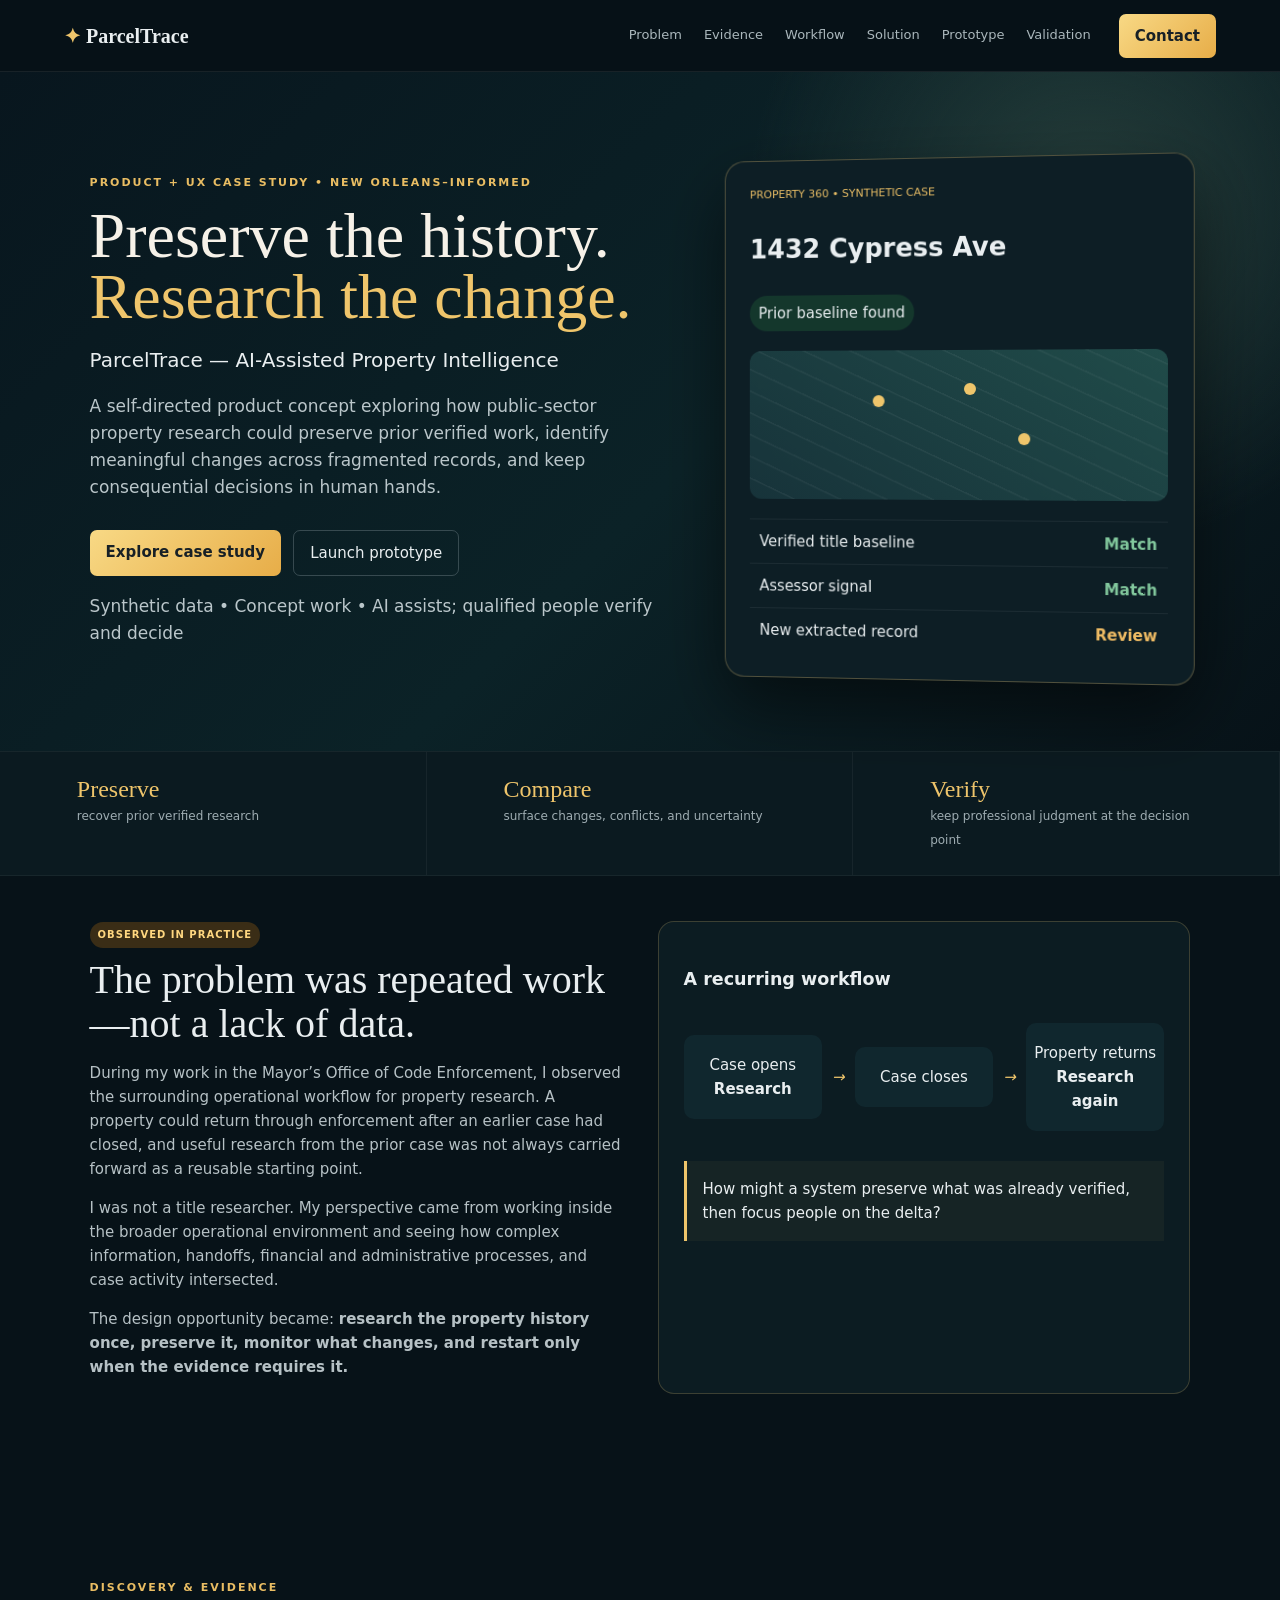
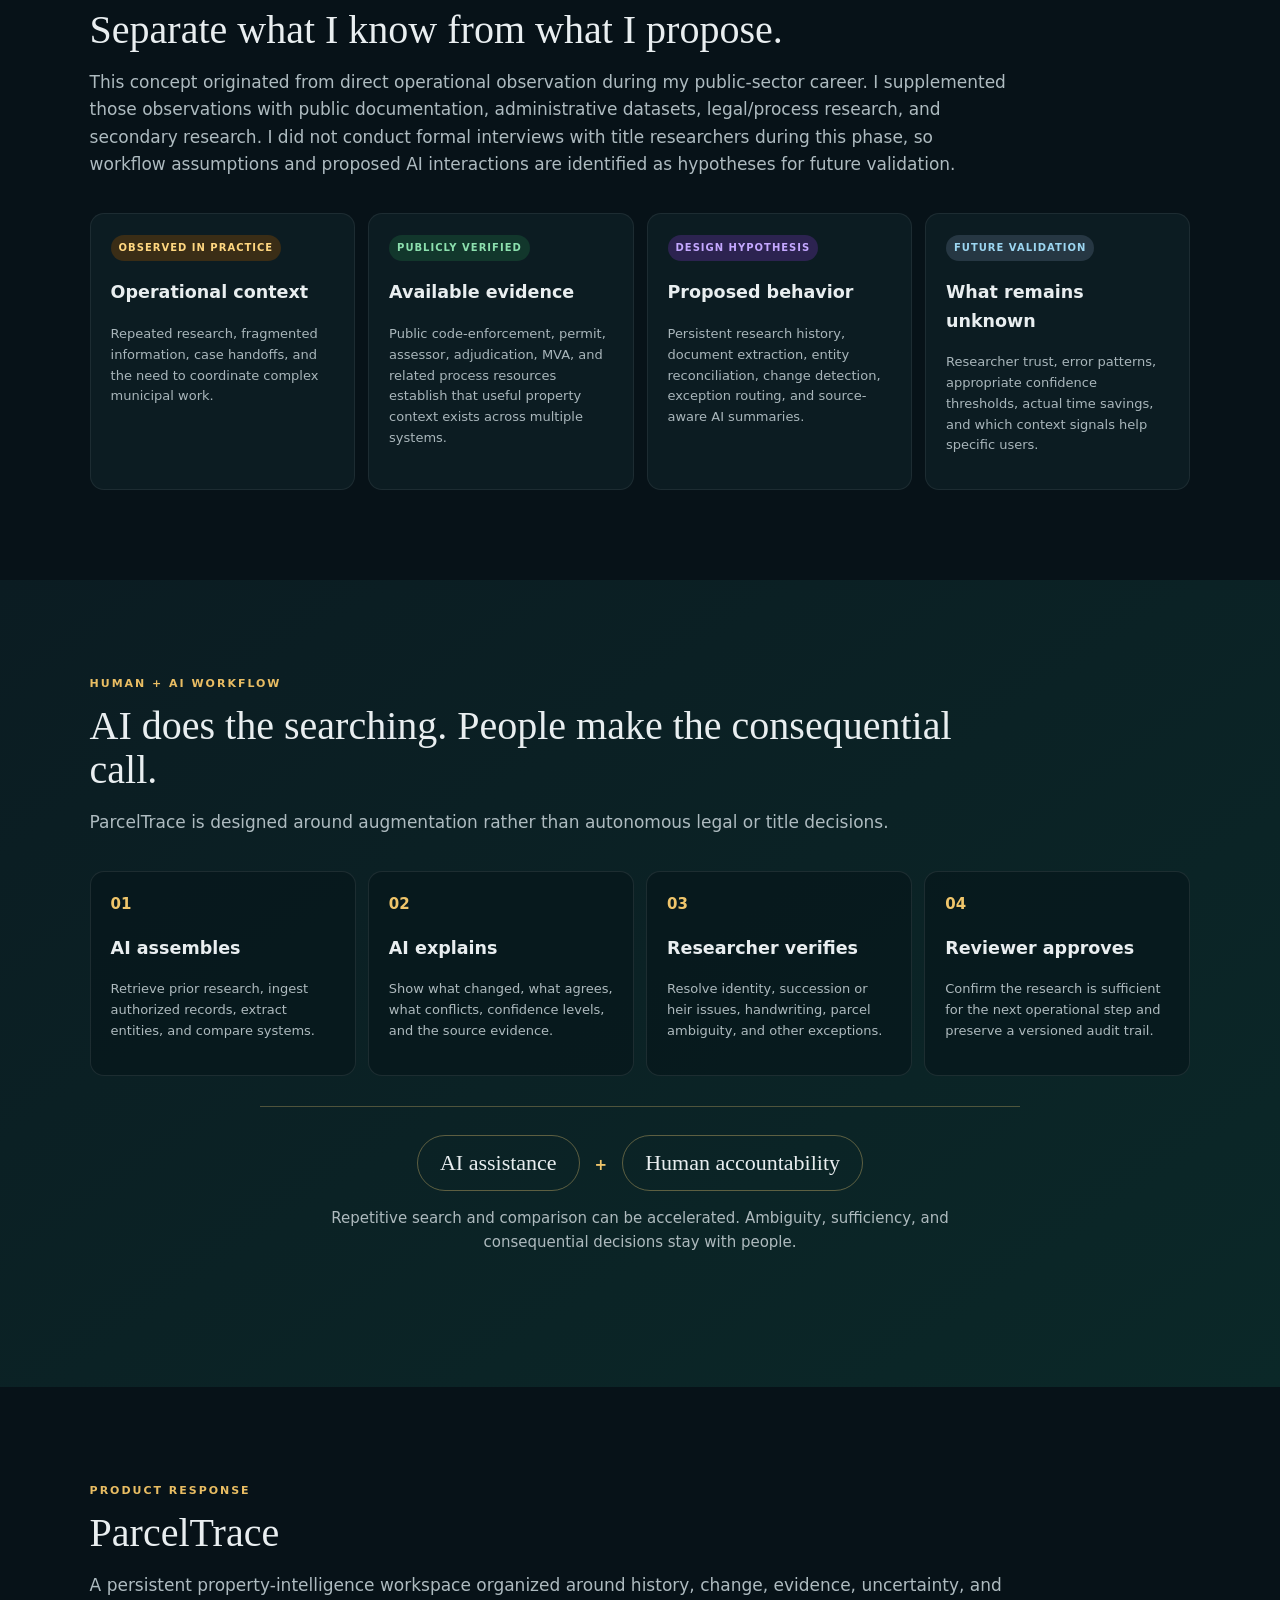
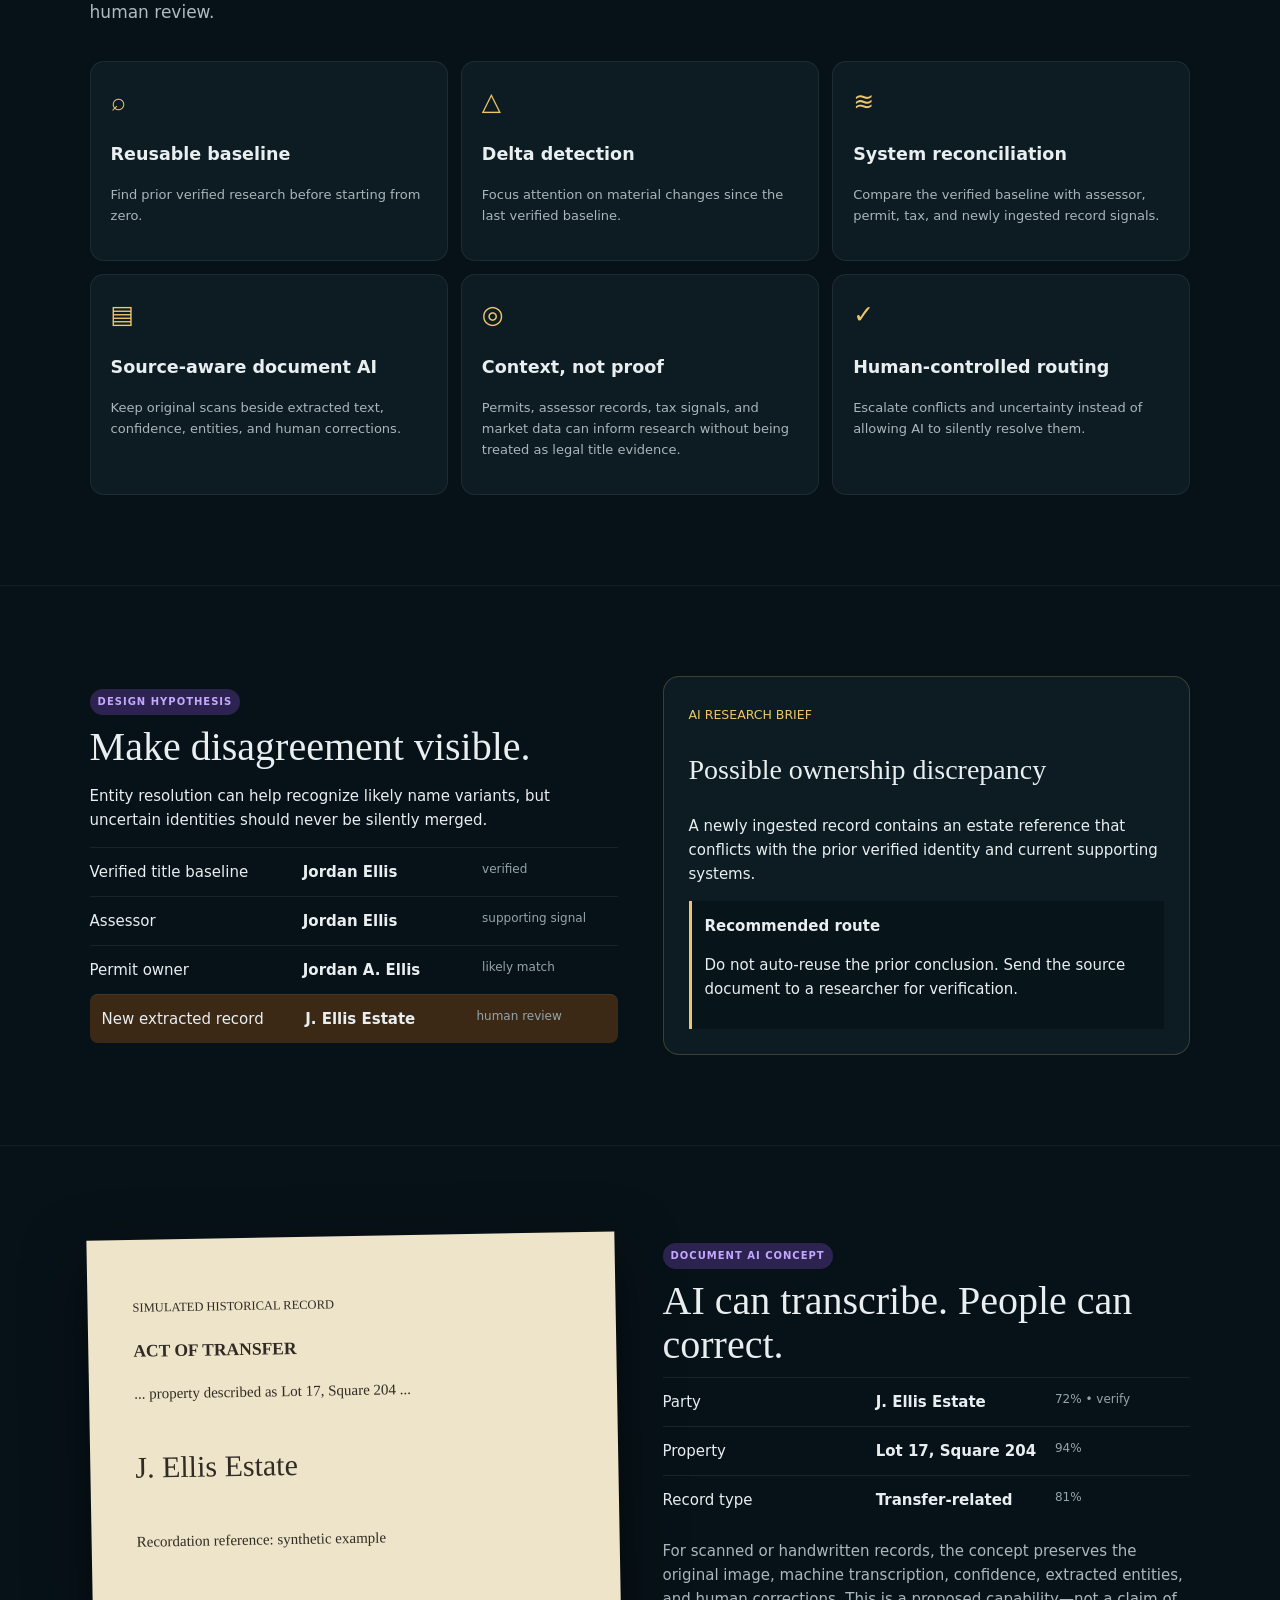
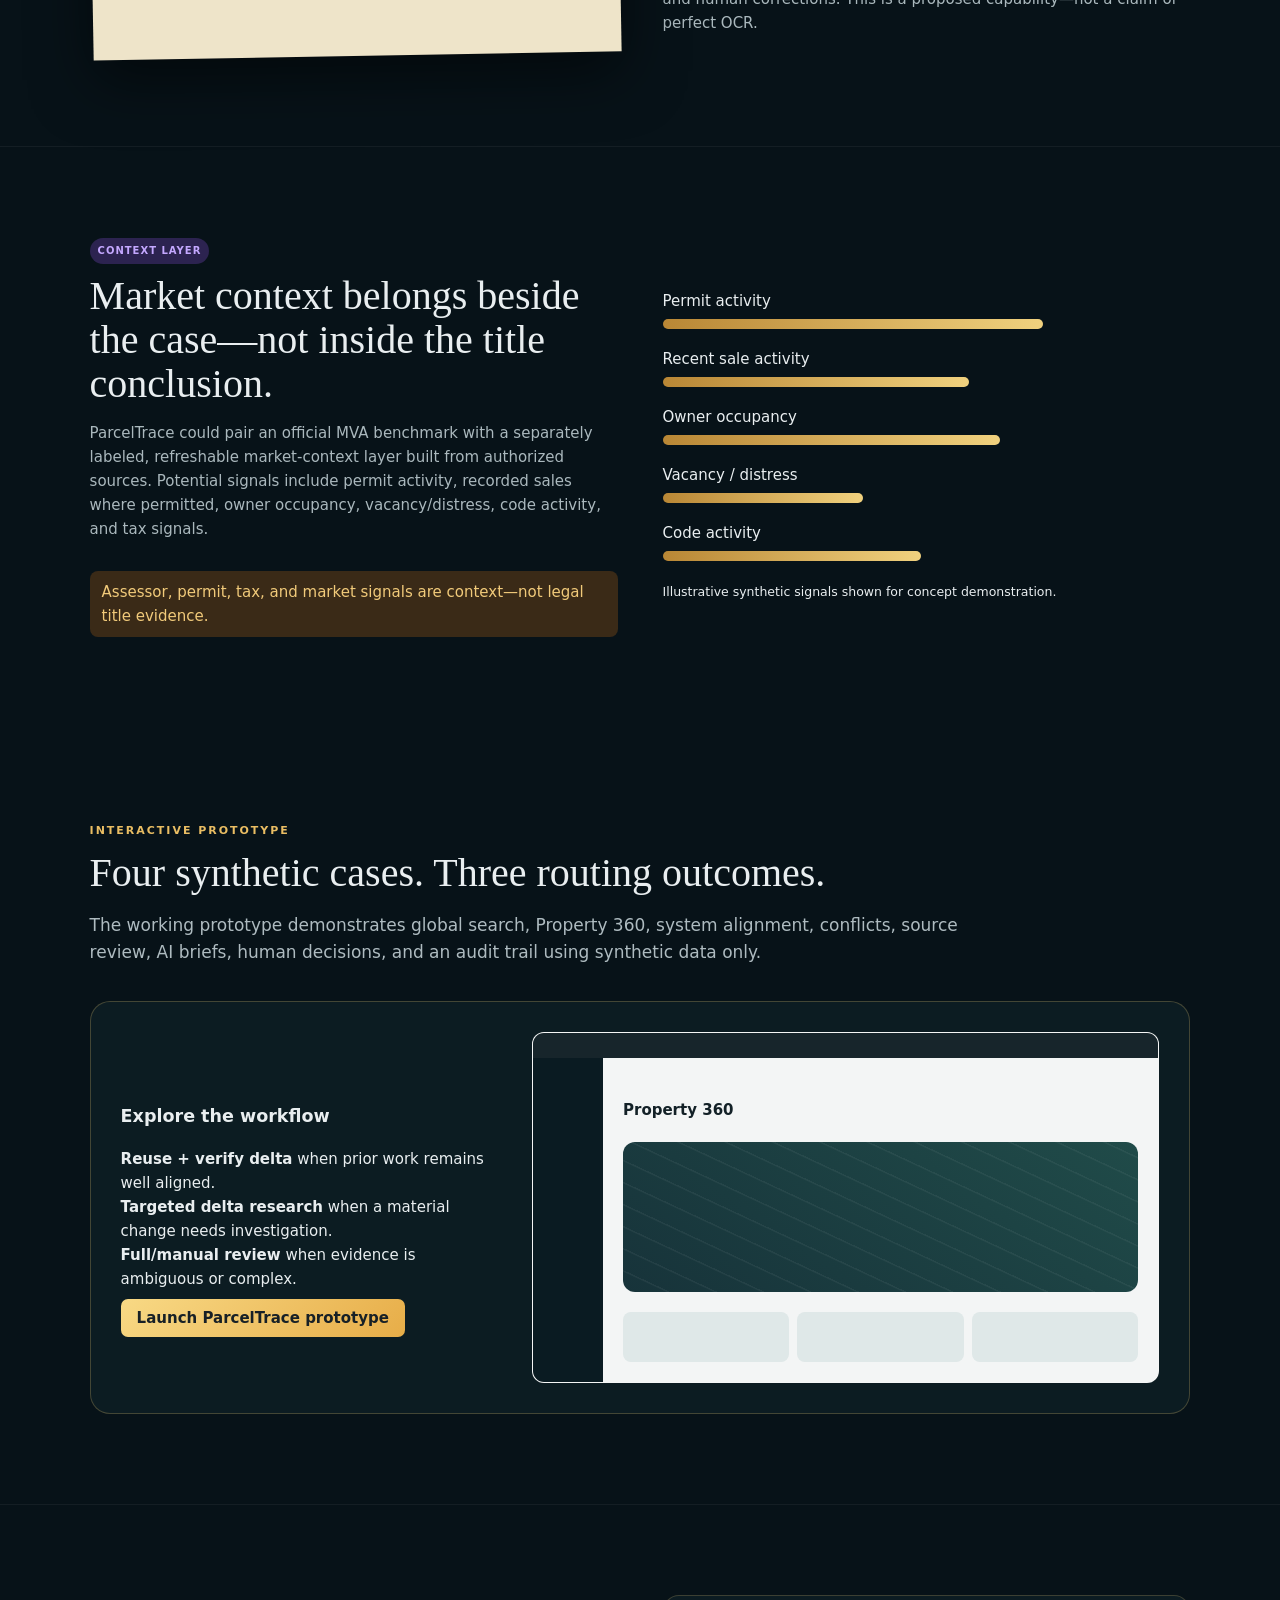
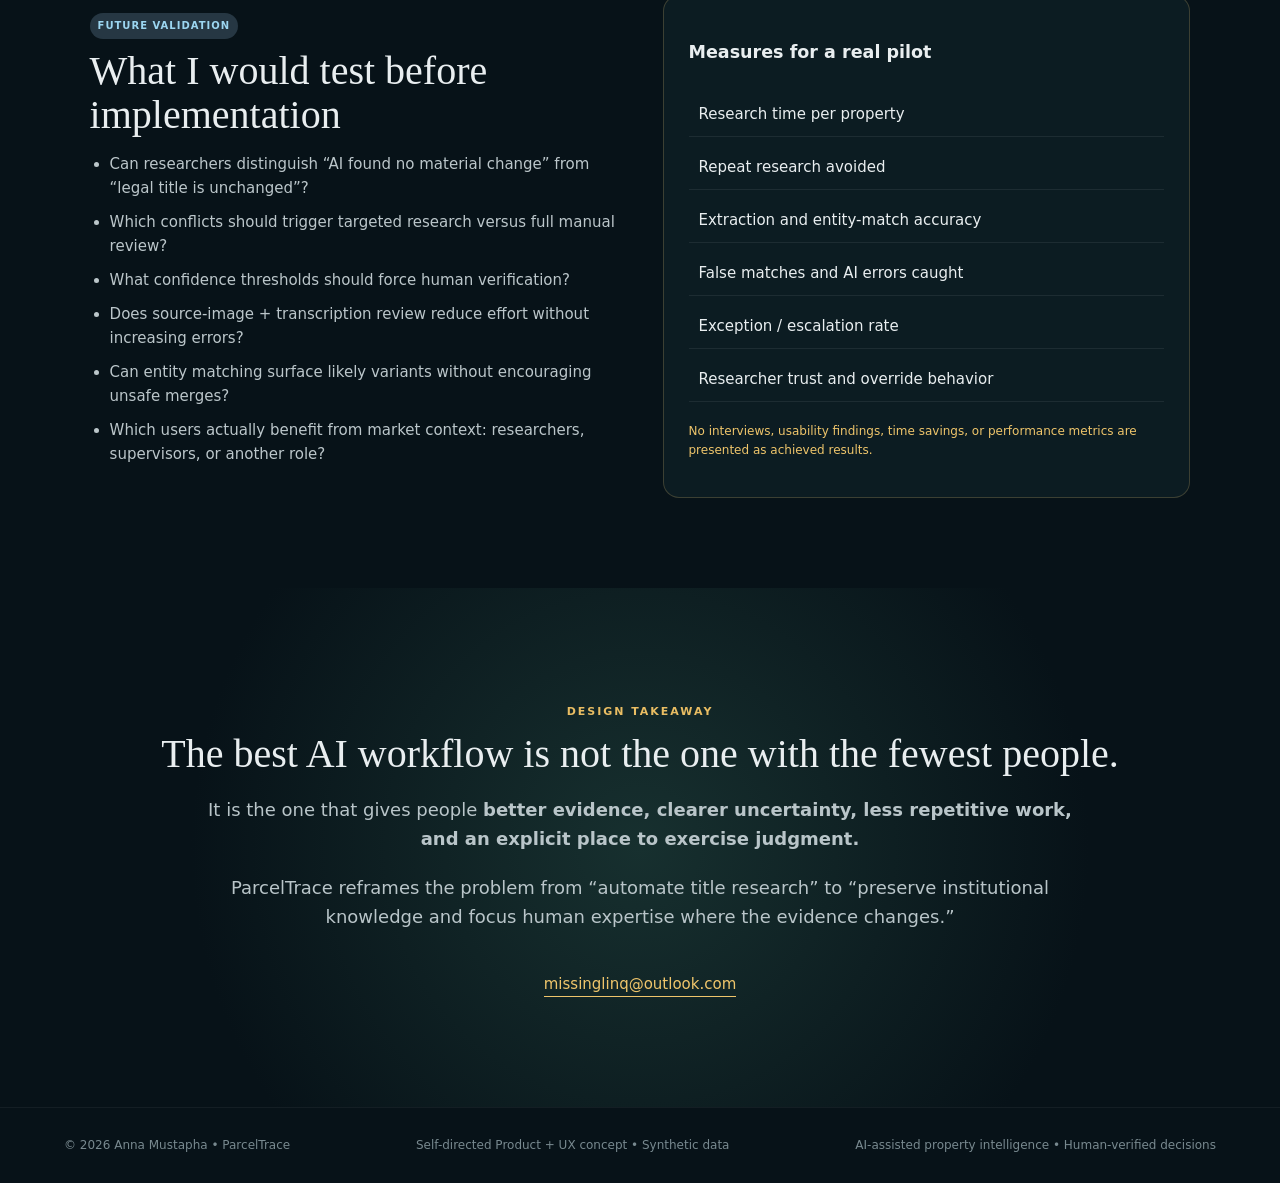
<file: case-study.html>
<!doctype html><html lang="en"><head><meta charset="utf-8"><meta http-equiv="Content-Security-Policy" content="default-src 'self'; script-src 'none'; style-src 'self' 'unsafe-inline'; img-src 'self' data:; connect-src 'none'; object-src 'none'; base-uri 'none'; form-action 'none'; frame-src 'none'; upgrade-insecure-requests"><meta name="referrer" content="no-referrer"><meta name="viewport" content="width=device-width,initial-scale=1"><title>ParcelTrace | AI-Assisted Property Intelligence</title><meta name="description" content="ParcelTrace is Anna Mustapha's self-directed Product + UX case study exploring persistent, human-verified property intelligence for complex public-sector workflows."><meta name="theme-color" content="#0b0a16"><link rel="stylesheet" href="styles.css"></head><body>
<header class="top"><a class="brand" href="#home"><span>✦</span> ParcelTrace</a><nav><a href="#problem">Problem</a><a href="#evidence">Evidence</a><a href="#workflow">Workflow</a><a href="#solution">Solution</a><a href="#prototype">Prototype</a><a href="#validation">Validation</a></nav><a class="contact" href="mailto:missinglinq@outlook.com">Contact</a></header>
<main>
<section id="home" class="hero"><div class="heroCopy"><div class="eyebrow">PRODUCT + UX CASE STUDY • NEW ORLEANS–INFORMED</div><h1>Preserve the history.<br><em>Research the change.</em></h1><h2>ParcelTrace — AI-Assisted Property Intelligence</h2><p>A self-directed product concept exploring how public-sector property research could preserve prior verified work, identify meaningful changes across fragmented records, and keep consequential decisions in human hands.</p><div class="actions"><a class="gold" href="#problem">Explore case study</a><a class="ghost" href="prototype/index.html">Launch prototype</a></div><p class="heroNote">Synthetic data • Concept work • AI assists; qualified people verify and decide</p></div><div class="heroCard"><div class="screen"><div class="miniNav">PROPERTY 360 • SYNTHETIC CASE</div><h3>1432 Cypress Ave</h3><div class="status good">Prior baseline found</div><div class="map"><i></i><i></i><i></i></div><div class="rows"><span>Verified title baseline <b>Match</b></span><span>Assessor signal <b>Match</b></span><span>New extracted record <b class="warn">Review</b></span></div></div></div></section>
<section class="proof"><div><b>Preserve</b><span>recover prior verified research</span></div><div><b>Compare</b><span>surface changes, conflicts, and uncertainty</span></div><div><b>Verify</b><span>keep professional judgment at the decision point</span></div></section>
<section id="problem" class="two"><div><span class="tag observed">OBSERVED IN PRACTICE</span><h2>The problem was repeated work—not a lack of data.</h2><p>During my work in the Mayor’s Office of Code Enforcement, I observed the surrounding operational workflow for property research. A property could return through enforcement after an earlier case had closed, and useful research from the prior case was not always carried forward as a reusable starting point.</p><p>I was not a title researcher. My perspective came from working inside the broader operational environment and seeing how complex information, handoffs, financial and administrative processes, and case activity intersected.</p><p>The design opportunity became: <strong>research the property history once, preserve it, monitor what changes, and restart only when the evidence requires it.</strong></p></div><div class="flowCard"><h3>A recurring workflow</h3><div class="repeat"><span>Case opens<br><b>Research</b></span><i>→</i><span>Case closes</span><i>→</i><span>Property returns<br><b>Research again</b></span></div><div class="question">How might a system preserve what was already verified, then focus people on the delta?</div></div></section>
<section id="evidence"><div class="sectionHead"><span class="kicker">DISCOVERY & EVIDENCE</span><h2>Separate what I know from what I propose.</h2><p>This concept originated from direct operational observation during my public-sector career. I supplemented those observations with public documentation, administrative datasets, legal/process research, and secondary research. I did not conduct formal interviews with title researchers during this phase, so workflow assumptions and proposed AI interactions are identified as hypotheses for future validation.</p></div><div class="evidenceGrid"><article><span class="tag observed">OBSERVED IN PRACTICE</span><h3>Operational context</h3><p>Repeated research, fragmented information, case handoffs, and the need to coordinate complex municipal work.</p></article><article><span class="tag verified">PUBLICLY VERIFIED</span><h3>Available evidence</h3><p>Public code-enforcement, permit, assessor, adjudication, MVA, and related process resources establish that useful property context exists across multiple systems.</p></article><article><span class="tag hypothesis">DESIGN HYPOTHESIS</span><h3>Proposed behavior</h3><p>Persistent research history, document extraction, entity reconciliation, change detection, exception routing, and source-aware AI summaries.</p></article><article><span class="tag future">FUTURE VALIDATION</span><h3>What remains unknown</h3><p>Researcher trust, error patterns, appropriate confidence thresholds, actual time savings, and which context signals help specific users.</p></article></div></section>
<section id="workflow" class="darkPanel"><div class="sectionHead"><span class="kicker">HUMAN + AI WORKFLOW</span><h2>AI does the searching. People make the consequential call.</h2><p>ParcelTrace is designed around augmentation rather than autonomous legal or title decisions.</p></div><div class="handoff"><article><b>01</b><h3>AI assembles</h3><p>Retrieve prior research, ingest authorized records, extract entities, and compare systems.</p></article><article><b>02</b><h3>AI explains</h3><p>Show what changed, what agrees, what conflicts, confidence levels, and the source evidence.</p></article><article><b>03</b><h3>Researcher verifies</h3><p>Resolve identity, succession or heir issues, handwriting, parcel ambiguity, and other exceptions.</p></article><article><b>04</b><h3>Reviewer approves</h3><p>Confirm the research is sufficient for the next operational step and preserve a versioned audit trail.</p></article></div><div class="principle"><span>AI assistance</span><strong>+</strong><span>Human accountability</span><p>Repetitive search and comparison can be accelerated. Ambiguity, sufficiency, and consequential decisions stay with people.</p></div></section>
<section id="solution"><div class="sectionHead"><span class="kicker">PRODUCT RESPONSE</span><h2>ParcelTrace</h2><p>A persistent property-intelligence workspace organized around history, change, evidence, uncertainty, and human review.</p></div><div class="features"><article><div>⌕</div><h3>Reusable baseline</h3><p>Find prior verified research before starting from zero.</p></article><article><div>△</div><h3>Delta detection</h3><p>Focus attention on material changes since the last verified baseline.</p></article><article><div>≋</div><h3>System reconciliation</h3><p>Compare the verified baseline with assessor, permit, tax, and newly ingested record signals.</p></article><article><div>▤</div><h3>Source-aware document AI</h3><p>Keep original scans beside extracted text, confidence, entities, and human corrections.</p></article><article><div>◎</div><h3>Context, not proof</h3><p>Permits, assessor records, tax signals, and market data can inform research without being treated as legal title evidence.</p></article><article><div>✓</div><h3>Human-controlled routing</h3><p>Escalate conflicts and uncertainty instead of allowing AI to silently resolve them.</p></article></div></section>
<section class="reconcile"><div><span class="tag hypothesis">DESIGN HYPOTHESIS</span><h2>Make disagreement visible.</h2><p>Entity resolution can help recognize likely name variants, but uncertain identities should never be silently merged.</p><div class="sourceRow"><span>Verified title baseline</span><b>Jordan Ellis</b><em>verified</em></div><div class="sourceRow"><span>Assessor</span><b>Jordan Ellis</b><em>supporting signal</em></div><div class="sourceRow"><span>Permit owner</span><b>Jordan A. Ellis</b><em>likely match</em></div><div class="sourceRow alert"><span>New extracted record</span><b>J. Ellis Estate</b><em>human review</em></div></div><div class="aiBrief"><small>AI RESEARCH BRIEF</small><h3>Possible ownership discrepancy</h3><p>A newly ingested record contains an estate reference that conflicts with the prior verified identity and current supporting systems.</p><div class="recommend"><b>Recommended route</b><p>Do not auto-reuse the prior conclusion. Send the source document to a researcher for verification.</p></div></div></section>
<section class="documentAI"><div class="paper"><small>SIMULATED HISTORICAL RECORD</small><h3>ACT OF TRANSFER</h3><p>... property described as Lot 17, Square 204 ...</p><div class="script">J. Ellis Estate</div><p>Recordation reference: synthetic example</p></div><div><span class="tag hypothesis">DOCUMENT AI CONCEPT</span><h2>AI can transcribe. People can correct.</h2><div class="extract"><span>Party</span><b>J. Ellis Estate</b><em>72% • verify</em></div><div class="extract"><span>Property</span><b>Lot 17, Square 204</b><em>94%</em></div><div class="extract"><span>Record type</span><b>Transfer-related</b><em>81%</em></div><p class="note">For scanned or handwritten records, the concept preserves the original image, machine transcription, confidence, extracted entities, and human corrections. This is a proposed capability—not a claim of perfect OCR.</p></div></section>
<section class="market"><div><span class="tag hypothesis">CONTEXT LAYER</span><h2>Market context belongs beside the case—not inside the title conclusion.</h2><p>ParcelTrace could pair an official MVA benchmark with a separately labeled, refreshable market-context layer built from authorized sources. Potential signals include permit activity, recorded sales where permitted, owner occupancy, vacancy/distress, code activity, and tax signals.</p><div class="warning">Assessor, permit, tax, and market signals are context—not legal title evidence.</div></div><div class="bars"><div><span>Permit activity</span><i style="--w:72%"></i></div><div><span>Recent sale activity</span><i style="--w:58%"></i></div><div><span>Owner occupancy</span><i style="--w:64%"></i></div><div><span>Vacancy / distress</span><i style="--w:38%"></i></div><div><span>Code activity</span><i style="--w:49%"></i></div><small>Illustrative synthetic signals shown for concept demonstration.</small></div></section>
<section id="prototype"><div class="sectionHead"><span class="kicker">INTERACTIVE PROTOTYPE</span><h2>Four synthetic cases. Three routing outcomes.</h2><p>The working prototype demonstrates global search, Property 360, system alignment, conflicts, source review, AI briefs, human decisions, and an audit trail using synthetic data only.</p></div><div class="prototypeCard"><div><h3>Explore the workflow</h3><p><strong>Reuse + verify delta</strong> when prior work remains well aligned.<br><strong>Targeted delta research</strong> when a material change needs investigation.<br><strong>Full/manual review</strong> when evidence is ambiguous or complex.</p><a class="gold" href="prototype/index.html">Launch ParcelTrace prototype</a></div><div class="browser"><div class="browserTop"></div><div class="browserBody"><aside></aside><div><h4>Property 360</h4><div class="fakeMap"></div><div class="fakeCards"><i></i><i></i><i></i></div></div></div></div></div></section>
<section id="validation" class="validation"><div><span class="tag future">FUTURE VALIDATION</span><h2>What I would test before implementation</h2><ul><li>Can researchers distinguish “AI found no material change” from “legal title is unchanged”?</li><li>Which conflicts should trigger targeted research versus full manual review?</li><li>What confidence thresholds should force human verification?</li><li>Does source-image + transcription review reduce effort without increasing errors?</li><li>Can entity matching surface likely variants without encouraging unsafe merges?</li><li>Which users actually benefit from market context: researchers, supervisors, or another role?</li></ul></div><div class="measure"><h3>Measures for a real pilot</h3><span>Research time per property</span><span>Repeat research avoided</span><span>Extraction and entity-match accuracy</span><span>False matches and AI errors caught</span><span>Exception / escalation rate</span><span>Researcher trust and override behavior</span><p>No interviews, usability findings, time savings, or performance metrics are presented as achieved results.</p></div></section>
<section class="closing"><span class="kicker">DESIGN TAKEAWAY</span><h2>The best AI workflow is not the one with the fewest people.</h2><p>It is the one that gives people <strong>better evidence, clearer uncertainty, less repetitive work, and an explicit place to exercise judgment.</strong></p><p>ParcelTrace reframes the problem from “automate title research” to “preserve institutional knowledge and focus human expertise where the evidence changes.”</p><a href="mailto:missinglinq@outlook.com">missinglinq@outlook.com</a></section>
</main><footer><span>© 2026 Anna Mustapha • ParcelTrace</span><span>Self-directed Product + UX concept • Synthetic data</span><span>AI-assisted property intelligence • Human-verified decisions</span></footer></body></html>
</file>
<file: site.css>
:root{--cream:#f7f3ee;--paper:#fffdf9;--lavender:#eee8f8;--lavender2:#e4daf2;--plum:#21172f;--plum2:#2d2040;--ink:#211b27;--muted:#665d6d;--violet:#7650a7;--violet2:#9a78c5;--gold:#d7a84f;--green:#3e876d;--line:#d8cfdf;--darkline:rgba(255,255,255,.14);--shadow:0 24px 70px rgba(43,29,55,.14);--sans:'Inter',-apple-system,BlinkMacSystemFont,'Segoe UI',sans-serif}*{box-sizing:border-box}html{scroll-behavior:smooth}body{margin:0;background:var(--cream);color:var(--ink);font-family:var(--sans);font-size:18px;line-height:1.65;-webkit-font-smoothing:antialiased;overflow-x:hidden}a{color:inherit}.shell{width:min(1240px,calc(100% - 64px));margin:auto}.site-header{position:sticky;top:0;z-index:40;background:rgba(255,253,249,.9);backdrop-filter:blur(20px);border-bottom:1px solid rgba(55,42,68,.09)}.nav{height:76px;display:flex;align-items:center}.brand{display:flex;align-items:center;gap:12px;text-decoration:none;font-weight:800;letter-spacing:-.03em;font-size:17px;color:var(--ink)}.brand small{font-size:11px;letter-spacing:.13em;color:var(--violet);border:1px solid #cab9dc;background:#f1eafa;padding:5px 9px;border-radius:999px}.nav nav{margin-left:auto;display:flex;gap:28px;align-items:center}.nav nav a{text-decoration:none;color:#534b59;font-size:14px;font-weight:700}.nav nav a:hover{color:var(--violet)}.nav-cta{padding:10px 15px;border:1px solid #bda7d4;border-radius:12px;background:#f5effb}.eyebrow{margin:0 0 14px;font-size:13px;font-weight:850;letter-spacing:.13em;color:#8061a6}.dark-label{color:#bfa8df}.hero{position:relative;padding:88px 0 96px;background:linear-gradient(135deg,#fbf8f3 0%,#f3ecfa 57%,#eadff7 100%);overflow:hidden}.hero:before{content:"";position:absolute;width:420px;height:420px;border-radius:42% 58% 65% 35%/42% 42% 58% 58%;background:#d8c4ef;right:-110px;top:-160px;opacity:.6;transform:rotate(18deg)}.hero:after{content:"";position:absolute;width:230px;height:230px;border-radius:32px;background:#f3dba6;left:-90px;bottom:-110px;transform:rotate(24deg);opacity:.65}.hero-grid{display:grid;grid-template-columns:.78fr 1.22fr;gap:68px;align-items:center;position:relative;z-index:2}.hero-copy{max-width:540px}.hero h1{font-size:clamp(62px,6.4vw,94px);line-height:.88;letter-spacing:-.075em;margin:0 0 18px;font-weight:850;color:#1f1825}.hero-thesis{display:flex;flex-direction:column;margin-bottom:26px}.hero-thesis span{font-size:clamp(26px,2.5vw,36px);line-height:1.14;letter-spacing:-.04em;font-weight:720}.hero-thesis span:last-child{color:var(--violet)}.lede{font-size:19px;line-height:1.72;color:#5d5564;margin:0;max-width:560px}.actions{display:flex;gap:12px;flex-wrap:wrap;margin-top:31px}.button{display:inline-flex;align-items:center;justify-content:center;min-height:50px;padding:12px 19px;border-radius:12px;text-decoration:none;font-size:15px;font-weight:800;transition:.18s ease}.button:hover{transform:translateY(-2px)}.primary{background:linear-gradient(135deg,#7d58ad,#5f3d8d);color:#fff;box-shadow:0 12px 28px rgba(95,61,141,.22)}.secondary{background:#fff;border:1px solid #cfc4d6;color:#352d3b}.skill-chips{display:flex;gap:9px;flex-wrap:wrap;margin-top:25px}.skill-chips span{font-size:12px;font-weight:700;color:#665b6e;border:1px solid #dbd0e1;padding:7px 10px;border-radius:999px;background:#fff9}.product-stage{position:relative;min-width:0}.browser-shell{position:relative;border:1px solid #bda9d2;border-radius:26px;background:#20182b;overflow:hidden;box-shadow:0 38px 90px rgba(53,36,69,.24);transform:rotate(1.2deg)}.browser-top{height:38px;display:flex;align-items:center;justify-content:space-between;padding:0 15px;border-bottom:1px solid var(--darkline);background:#17111f;color:#c4b8ca;font-size:11px;letter-spacing:.05em;text-transform:uppercase}.browser-dots{display:flex;gap:7px}.browser-dots i{display:block;width:8px;height:8px;border-radius:50%;background:#51425f}.browser-dots i:nth-child(2){background:#7a5f94}.browser-dots i:nth-child(3){background:#af8ed0}.appbar{height:55px;display:flex;align-items:center;justify-content:space-between;padding:0 18px;border-bottom:1px solid var(--darkline);background:#251b31;color:#fff}.appbar strong{font-size:15px}.appbar strong i{font-style:normal;color:#cba9ee}.appbar small{font-size:10px;letter-spacing:.12em;color:#b3a8b9}.appbody{height:410px;display:grid;grid-template-columns:120px 1fr 260px}.appbody aside{padding:18px 10px;background:#1a1323;border-right:1px solid var(--darkline);display:flex;flex-direction:column;gap:9px}.appbody aside span{padding:9px;border-radius:9px;color:#b4a9bb;font-size:11px;white-space:nowrap}.appbody aside span b{font-weight:600;margin-left:4px}.appbody aside .active{background:#6f4d9635;color:#eadcf7}.map{position:relative;overflow:hidden;background:linear-gradient(145deg,#d8d5db,#b8c0c7)}.map:before,.map:after{content:"";position:absolute;height:620px;width:18px;background:#9299a0;transform:rotate(28deg);top:-120px;left:48%;box-shadow:54px 0 0 #a7adb3,-100px 0 0 #8e959d}.map:after{transform:rotate(-42deg);left:20%;width:11px;opacity:.74}.map-grid{position:absolute;inset:0;background:linear-gradient(rgba(55,50,60,.08) 1px,transparent 1px),linear-gradient(90deg,rgba(55,50,60,.08) 1px,transparent 1px);background-size:36px 36px}.lot{position:absolute;width:135px;height:96px;left:35%;top:38%;border:3px solid #7451a3;background:rgba(118,80,167,.18);transform:rotate(-10deg);box-shadow:0 0 30px rgba(118,80,167,.2)}.pin{position:absolute;left:22%;top:22%;padding:8px 10px;border-radius:8px;background:#fff;color:#2c2433;font-size:11px;font-weight:850;box-shadow:0 8px 20px rgba(0,0,0,.16)}.signal{position:absolute;padding:7px 9px;border:1px solid rgba(45,32,64,.15);background:#fffefee8;border-radius:8px;color:#4f4655;font-size:10px;box-shadow:0 8px 16px rgba(32,24,41,.08)}.signal-a{right:7%;top:19%}.signal-b{left:8%;bottom:17%}.panel{padding:21px 17px;background:#2a2036;border-left:1px solid var(--darkline);color:#fff}.panel-row{display:flex;justify-content:space-between;align-items:center;margin-bottom:13px}.risk,.confidence-pill{font-size:9px;font-weight:850;letter-spacing:.07em;padding:6px 8px;border-radius:999px}.risk{color:#f0d08f;background:#d7a84f22;border:1px solid #d7a84f44}.confidence-pill{color:#a9e0c9;background:#3e876d22}.panel h3{font-size:18px;line-height:1.15;margin:0 0 5px}.panel>small{font-size:11px;color:#c4bacb}.panel nav{display:flex;gap:12px;margin:19px 0 15px;padding-bottom:10px;border-bottom:1px solid var(--darkline);font-size:11px;color:#b8acbe}.panel nav b{color:#e1ccef}.panel dl{display:grid;grid-template-columns:1fr 1fr;gap:10px;font-size:11px;margin:0}.panel dt{color:#b9afbf}.panel dd{margin:0;text-align:right;color:#f1ebf4;font-weight:700}.evidence{display:flex;justify-content:space-between;margin:16px 0 12px;padding:10px;border:1px solid #a780c533;border-radius:8px;background:#7650a715;font-size:11px;color:#c7bbc9}.evidence b{color:#e0cfef}.panel button{width:100%;border:0;border-radius:9px;background:linear-gradient(135deg,#8b64ba,#684296);color:white;padding:11px;font-size:11px;font-weight:800}.stage-note{position:absolute;right:22px;bottom:-24px;display:flex;align-items:center;gap:10px;padding:12px 14px;border:1px solid #d6b971;background:#fff9eb;border-radius:12px;box-shadow:0 14px 30px rgba(88,61,24,.12);color:#4a3b2b}.stage-note b{font-size:9px;letter-spacing:.12em;color:#8a7657}.stage-note span{font-size:12px;font-weight:800}.proof-strip{background:#fff;border-top:1px solid #e4dce7;border-bottom:1px solid #e4dce7}.proof-grid{display:grid;grid-template-columns:repeat(4,1fr)}.proof-grid article{padding:34px 26px;border-right:1px solid #e2d9e6}.proof-grid article:first-child{padding-left:0}.proof-grid article:last-child{border-right:0}.proof-label{display:block;font-size:11px;font-weight:850;letter-spacing:.13em;color:#80688f;margin-bottom:11px}.proof-grid strong{font-size:18px;color:#2b2331}.proof-grid p{font-size:15px;line-height:1.55;color:#68606d;margin:8px 0 0;max-width:240px}.question-section{position:relative;background:var(--plum);color:#fff;padding:96px 0;overflow:hidden}.question-section:after{content:"";position:absolute;width:320px;height:320px;border-radius:50%;background:#7c57b145;right:-90px;bottom:-120px}.question-grid{display:grid;grid-template-columns:1.05fr .95fr;gap:88px;align-items:start;position:relative;z-index:2}.question-grid h2{font-size:clamp(44px,4.8vw,68px);line-height:1.02;letter-spacing:-.06em;margin:0;max-width:680px}.question-copy{max-width:560px}.question-copy p{font-size:18px;line-height:1.76;color:#ddd4e4;margin:0 0 20px}.question-copy strong{color:#fff}.text-link{display:inline-block;text-decoration:none;color:#7752a7;font-size:15px;font-weight:800;border-bottom:1px solid currentColor;padding-bottom:4px;margin-top:4px}.dark-link{color:#d2b9ef}.visual-story{padding:96px 0;background:var(--paper)}.section-intro{max-width:820px;margin-bottom:52px}.section-intro h2{font-size:clamp(42px,4.4vw,62px);line-height:1.04;letter-spacing:-.055em;margin:0 0 16px}.section-intro>p:last-child{font-size:18px;color:#645b69;max-width:720px}.visual-row{display:grid;grid-template-columns:1.25fr .75fr;gap:58px;align-items:center;margin:0 0 72px}.visual-row.reverse{grid-template-columns:.75fr 1.25fr}.visual-row.reverse img{order:2}.visual-row img{width:100%;border-radius:28px;box-shadow:var(--shadow);display:block;border:1px solid #e1d8e5;background:#fff}.visual-copy{padding:16px}.number{display:inline-grid;place-items:center;width:44px;height:44px;border-radius:12px;background:#eee5f8;color:#6f4d96;font-size:13px;font-weight:850}.visual-copy h3{font-size:34px;line-height:1.12;letter-spacing:-.035em;margin:20px 0 13px}.visual-copy p{font-size:18px;line-height:1.7;color:#675f6c;margin:0}.opportunity{position:relative;padding:100px 0;background:linear-gradient(135deg,#efe8f8,#e7dbf3);color:var(--ink);overflow:hidden}.opportunity:before{content:"";position:absolute;width:300px;height:300px;border-radius:38% 62% 53% 47%;background:#d6c0ed;left:-120px;top:-90px;transform:rotate(-17deg)}.opportunity-grid{display:grid;grid-template-columns:.76fr 1.24fr;gap:72px;align-items:start;position:relative;z-index:2}.opportunity-copy h2{font-size:clamp(46px,5vw,66px);line-height:1.02;letter-spacing:-.06em;margin:0 0 22px}.opportunity-copy h2 span{color:#6d4b98}.opportunity-copy>p{font-size:18px;line-height:1.72;color:#615769;max-width:440px}.capability-grid{display:grid;grid-template-columns:1fr 1fr;gap:18px}.capability{min-height:230px;border:1px solid #d9cde3;background:#fff;border-radius:20px;padding:27px;display:flex;flex-direction:column;box-shadow:0 14px 32px rgba(62,43,80,.06)}.capability.featured{grid-column:span 2;min-height:auto;background:#241a31;color:#fff;border-color:#241a31}.capability .cap-num{font-size:12px;color:#8a709e;letter-spacing:.12em}.capability.featured .cap-num{color:#c6aedf}.capability h3{font-size:24px;margin:16px 0 10px;letter-spacing:-.03em}.capability p{font-size:17px;line-height:1.66;color:#625a67;margin:0}.capability.featured p{color:#ded5e4}.hypothesis{grid-column:span 2;min-height:auto;background:#faf6fd;border-color:#cdbbdc}.workflow-section{position:relative;background:#fff;color:var(--ink);padding:100px 0;overflow:hidden}.workflow-section:before{content:"";position:absolute;width:220px;height:220px;border-radius:50%;background:#f1dcae;left:-80px;bottom:-100px}.workflow-grid{display:grid;grid-template-columns:.72fr 1.28fr;gap:64px;align-items:center;position:relative;z-index:2}.workflow-copy h2{font-size:clamp(44px,4.6vw,64px);line-height:1.03;letter-spacing:-.06em;margin:0 0 20px}.workflow-copy p{font-size:18px;line-height:1.72;color:#5f5665}.workflow-grid img{width:100%;border-radius:28px;box-shadow:0 26px 70px rgba(55,44,67,.14);display:block;border:1px solid #ded5e2}.product-console{padding:100px 0;background:#251a32;color:#fff}.console-layout{display:grid;grid-template-columns:.58fr 1.42fr;gap:62px;align-items:center}.console-heading h2{font-size:clamp(42px,4.4vw,60px);line-height:1.04;letter-spacing:-.055em;margin:0 0 16px}.console-heading p{font-size:18px;line-height:1.72;color:#d6ccdc}.product-console .text-link{color:#d2b9ef}.console-shell{border:1px solid #ffffff26;border-radius:20px;background:#fff;color:#2d2533;overflow:hidden;box-shadow:0 32px 80px rgba(10,6,14,.32)}.console-toolbar{display:flex;align-items:center;justify-content:space-between;gap:16px;padding:17px 18px;border-bottom:1px solid #e5dfe8;background:#f7f3f9}.filters{display:flex;gap:8px}.filter{font-size:12px;color:#6e6574;border:1px solid #d8cedd;padding:8px 11px;border-radius:9px}.filter.active{color:#fff;background:#7250a1;border-color:#7250a1}.sort{font-size:12px;color:#7a707f}.console-list{padding:7px 17px}.console-row{display:grid;grid-template-columns:1.3fr .72fr .45fr .72fr;gap:14px;align-items:center;padding:19px 7px;border-bottom:1px solid #e6e0e9;font-size:14px}.console-row:last-child{border-bottom:0}.console-row strong{font-size:15px}.console-row small{display:block;color:#7a727f;margin-top:3px;font-size:12px}.status{font-size:11px;font-weight:850}.status.changed{color:#7750a0}.status.review{color:#a37320}.status.verified{color:#36755f}.story{position:relative;padding:104px 0;background:linear-gradient(135deg,#f8f4ef,#f0e9f7);color:var(--ink);overflow:hidden}.story:after{content:"";position:absolute;width:360px;height:360px;border-radius:42% 58% 38% 62%;background:#ddcaef;right:-130px;top:-80px;transform:rotate(19deg)}.story-grid{display:grid;grid-template-columns:1fr .92fr;gap:82px;align-items:center;position:relative;z-index:2}.story h2{font-size:clamp(44px,4.8vw,66px);line-height:1.03;letter-spacing:-.06em;margin:0 0 21px}.story-copy>p{font-size:18px;line-height:1.78;color:#5f5665;max-width:620px}.quote-card{border:1px solid #3f2f4d;border-radius:28px;padding:40px;background:#241a31;color:#fff;box-shadow:0 26px 70px rgba(45,29,60,.2);position:relative}.quote-card:before{content:'✦';position:absolute;right:28px;top:22px;color:#e4bd6c;font-size:20px}.quote-card blockquote{font-size:clamp(27px,2.5vw,38px);line-height:1.32;letter-spacing:-.035em;margin:0}.quote-card small{display:block;margin-top:28px;font-size:11px;line-height:1.65;letter-spacing:.11em;color:#b9adbf}footer{background:#1f1729;color:#d7cedb;border-top:1px solid #ffffff12}footer .shell{min-height:78px;display:flex;align-items:center;justify-content:space-between;font-size:12px;letter-spacing:.05em;text-transform:uppercase}footer a{text-transform:none;letter-spacing:0;color:#f0e8f4}@media(max-width:1040px){.hero-grid,.question-grid,.opportunity-grid,.workflow-grid,.console-layout,.story-grid{grid-template-columns:1fr;gap:48px}.hero-copy{max-width:760px}.product-stage{max-width:900px}.proof-grid{grid-template-columns:repeat(2,1fr)}.proof-grid article:nth-child(2){border-right:0}.visual-row,.visual-row.reverse{grid-template-columns:1fr;gap:28px}.visual-row.reverse img{order:0}.visual-copy{max-width:720px}.capability-grid{grid-template-columns:1fr 1fr}}@media(max-width:760px){body{font-size:17px}.shell{width:calc(100% - 36px)}.nav{height:66px}.brand small{display:none}.nav nav{gap:15px}.nav nav a{font-size:12px}.hero{padding:62px 0 74px}.hero h1{font-size:clamp(54px,15vw,74px)}.hero-grid{gap:42px}.browser-shell{transform:none}.appbody{grid-template-columns:80px 1fr 190px;height:330px}.appbody aside span{font-size:9px}.question-section,.visual-story,.opportunity,.workflow-section,.product-console,.story{padding:72px 0}.proof-grid{grid-template-columns:1fr}.proof-grid article{border-right:0;border-bottom:1px solid #e6dfe9;padding-left:0}.capability-grid{grid-template-columns:1fr}.capability.featured,.hypothesis{grid-column:auto}.console-row{grid-template-columns:1.25fr .7fr .5fr}.console-row>span:last-child{display:none}footer .shell{flex-direction:column;justify-content:center;gap:5px;padding:16px 0}}@media(max-width:520px){.nav nav a:not(.nav-cta){display:none}.hero{padding-top:48px}.lede{font-size:17px}.skill-chips span{font-size:11px}.appbody{grid-template-columns:1fr;height:320px}.appbody aside,.map{display:none}.panel{border-left:0;padding:22px}.proof-grid strong{font-size:17px}.proof-grid p{font-size:15px}.question-copy p,.visual-copy p,.opportunity-copy>p,.workflow-copy p,.console-heading p,.story-copy>p{font-size:17px}.filters{flex-wrap:wrap}.console-toolbar{align-items:flex-start;flex-direction:column}.console-row{grid-template-columns:1fr .7fr}.console-row>strong:nth-of-type(2){display:none}.quote-card{padding:30px}footer .shell{font-size:11px}}
</file>
<file: prototype/styles.css>
*{box-sizing:border-box}:root{--ink:#f3f0f8;--nav:#090814;--violet:#7250b1;--violet2:#a38bd3;--violet3:#43276b;--cream:#f4ead0;--gold:#e5bd70;--bg:#0b0a16;--panel:#141322;--panel2:#191728;--line:#ffffff14;--muted:#aaa3b2;--green:#79bea3;--amber:#e5bd70;--red:#d98282}body{margin:0;background:radial-gradient(circle at 88% 4%,#43276b20,transparent 25%),var(--bg);font:14px Inter,system-ui,-apple-system,Segoe UI,sans-serif;color:var(--ink);-webkit-font-smoothing:antialiased}button,input{font:inherit}.banner{height:30px;background:#07060e;color:#b9a6d8;display:grid;place-items:center;font-size:10px;font-weight:800;letter-spacing:.1em;border-bottom:1px solid #ffffff0b}.shell{display:grid;grid-template-columns:245px 1fr;min-height:calc(100vh - 30px)}aside{background:linear-gradient(180deg,#090814,#100d1c);padding:24px 17px;display:flex;flex-direction:column;border-right:1px solid #ffffff10}.logo{color:#fff;text-decoration:none;font-family:Georgia,serif;font-size:19px;margin-bottom:30px;text-shadow:0 2px 18px #000}.logo:first-letter{color:var(--gold)}.logo small{display:block;color:#8f879a;font:11px Inter,system-ui;margin-top:4px}.logo:after{content:'⚜';float:right;color:#a38bd3;font-size:15px;opacity:.75}nav{display:grid;gap:7px}nav button{border:0;background:transparent;color:#aaa3b2;text-align:left;padding:11px;border-radius:8px;cursor:pointer}nav button.active,nav button:hover{background:#7250b119;color:#d6c7ed;border-left:2px solid #8e6fc5}.rule{margin-top:auto;border-top:1px solid #e5bd7055;padding-top:18px;color:#f0d89f;position:relative}.rule:before{content:'◈';position:absolute;right:3px;top:14px;color:#e5bd70;text-shadow:0 0 12px #e5bd7088}.rule p{font-size:11px;color:#9991a3}main{padding:0 30px 50px;min-width:0}header{height:98px;display:flex;align-items:center;justify-content:space-between}header small,.hero small,.propertyHero small,.reviewHero small,.panel>small{color:#b49bdd;font-weight:800;letter-spacing:.08em}h1{margin:3px 0;font:28px Georgia,serif;text-shadow:0 2px 20px #000}header input{background:#12101e;border:1px solid #ffffff16;color:white;border-radius:10px;padding:10px 12px;width:330px;outline:none}header input:focus{border-color:#8e6fc577;box-shadow:0 0 0 3px #7250b114}.view{display:none}.view.active{display:block}.hero,.propertyHero,.reviewHero{background:radial-gradient(circle at 85% 20%,#7250b11b,transparent 28%),linear-gradient(125deg,#151324,#1b172d);border:1px solid #a38bd329;border-radius:17px;padding:27px;display:flex;justify-content:space-between;gap:20px;margin-bottom:15px;box-shadow:0 18px 50px #0003}.hero{position:relative;overflow:hidden}.hero:after{content:'✦';position:absolute;right:22px;bottom:13px;color:#e5bd70;font-size:15px;opacity:.7;text-shadow:0 0 14px #e5bd7066}.hero h2,.propertyHero h2,.reviewHero h2{font:30px Georgia,serif;margin:5px 0;text-shadow:0 2px 18px #000}.hero h2 em{color:#bda9df;font-style:normal}.hero p,.propertyHero p,.reviewHero p{color:#b2abbc;max-width:720px;line-height:1.55}.heroStat{border-left:1px solid #a38bd333;padding:15px;min-width:230px}.heroStat b{font:30px Georgia,serif;color:#d7c6ee;display:block}.heroStat span{color:#9e96a9;font-size:12px}.panel{background:linear-gradient(160deg,#161523,#12111e);border:1px solid var(--line);border-radius:14px;padding:20px;margin-bottom:15px;box-shadow:0 12px 35px #0001}.head{display:flex;justify-content:space-between;align-items:start;gap:15px;margin-bottom:12px}h3{margin:0 0 4px;font:19px Georgia,serif}.head p,.note{color:var(--muted);margin:0;line-height:1.55}.primary,.dark,.secondary{border:0;border-radius:9px;padding:9px 12px;cursor:pointer;font-weight:750}.primary{background:linear-gradient(135deg,#7b59b8,#52317e);color:#fff;box-shadow:0 8px 22px #43276b44}.primary:hover{box-shadow:0 10px 28px #43276b66,0 0 15px #a38bd31c}.dark{background:#0b0a15;color:#d7c5ed;border:1px solid #a38bd338}.secondary{background:#ffffff0b;color:#d1cbd8}.full{width:100%;margin-top:12px}table{width:100%;border-collapse:collapse}th{text-align:left;color:#8f8798;font-size:10px;text-transform:uppercase;letter-spacing:.06em;border-bottom:1px solid var(--line);padding:9px}td{padding:13px 9px;border-bottom:1px solid #ffffff0b;vertical-align:top}td small{display:block;color:#8c8495;margin-top:4px}tbody tr{cursor:pointer}tbody tr:hover{background:#7250b10a}.pill{display:inline-block;padding:4px 8px;border-radius:999px;font-size:11px;font-weight:800;border:1px solid transparent}.amber,.gold{background:#392c1d;color:#efcc87;border-color:#e5bd7022}.red{background:#371d25;color:#e69898}.pill.green{background:#18372f;color:#9ad7c0}.propertyHero .match{border-left:1px solid #a38bd333;padding:13px 16px;min-width:200px}.match small,.match span{display:block;color:#9e96a9}.match b{display:block;font:24px Georgia,serif;color:#d7c6ee;margin:4px 0}.grid2{display:grid;grid-template-columns:1.4fr .8fr;gap:15px}.source{display:grid;grid-template-columns:1.1fr 1fr 1fr;gap:8px;padding:11px 0;border-bottom:1px solid #ffffff0c}.source em{font-size:11px;color:#91899a;font-style:normal}.source.mismatch{background:#e5bd7009;padding:11px;border:1px solid #e5bd7033;border-radius:8px;margin-top:5px;box-shadow:inset 3px 0 #e5bd70}.ai{background:linear-gradient(160deg,#19152a,#141221)}.ai h3{font-size:24px}.ai p{line-height:1.58;color:#b8b0c1}.evidence{background:#0d0c17;border-left:3px solid #8e6fc5;padding:12px;margin:12px 0}.kv{display:flex;justify-content:space-between;border-bottom:1px solid #ffffff0c;padding:10px 0}.scan{background:#100e19;display:grid;place-items:center;min-height:540px}.paper{background:#eee4c9;color:#302b24;width:78%;min-height:430px;padding:45px 35px;box-shadow:0 10px 30px #0008;transform:rotate(-1deg);font-family:Georgia,serif}.paper h4{text-align:center;letter-spacing:.1em}.paper p{line-height:1.9}.paper .script{font-family:cursive;font-size:28px;transform:rotate(-4deg)}.confidence{display:flex;align-items:baseline;gap:9px;margin:16px 0}.confidence b{font-size:34px;color:#bca7df}.extract{display:grid;grid-template-columns:.8fr 1.2fr .7fr;border-top:1px solid var(--line);padding:11px 0}.extract em{font-style:normal;color:#91899a;font-size:11px}.bars>div{margin:16px 0}.bars span{display:block;font-size:12px;margin-bottom:5px}.bars i{display:block;height:9px;border-radius:10px;background:linear-gradient(90deg,#51317d,#9d83d7);box-shadow:0 0 12px #7250b122}.cards{display:grid;grid-template-columns:1fr 1fr;gap:10px}.cards article{border:1px solid var(--line);border-radius:10px;padding:12px}.cards p{font-size:12px;color:#9c94a5;line-height:1.45}.handoff{display:grid;grid-template-columns:repeat(4,1fr);gap:10px;margin-bottom:15px}.handoff article{background:var(--panel);border:1px solid var(--line);border-radius:12px;padding:15px}.handoff span{color:#b69fdb;font-weight:900}.handoff p{color:#9c94a5;font-size:12px;line-height:1.5}.exception{display:grid;grid-template-columns:120px 1fr auto;gap:14px;align-items:center;border-top:1px solid var(--line);padding:14px 0}.exception p{margin:3px 0;color:#9c94a5}.mobile{display:none}.toast{position:fixed;right:22px;bottom:22px;background:#e5bd70;color:#19131e;padding:12px 15px;border-radius:10px;box-shadow:0 10px 30px #0007;z-index:90}.headerTools{display:flex;align-items:center;gap:10px}.headerTools>span{font-size:11px;color:#8d8597;white-space:nowrap}.headerTools input{min-width:320px}.install{border:1px solid #8e6fc555;background:#7655b1;color:#fff;padding:10px 14px;border-radius:10px;font-weight:800}.hidden{display:none!important}.briefActions{display:flex;justify-content:space-between;align-items:center;gap:10px;margin-top:16px}.reviewTop{display:flex;justify-content:space-between;align-items:center;padding-bottom:18px;border-bottom:1px solid #ffffff12;margin-bottom:20px}.decisionBar{display:flex;justify-content:flex-end;gap:10px;margin-top:20px;padding-top:18px;border-top:1px solid #ffffff12}.audit{margin-top:16px;padding:16px;border-radius:12px;background:#0e0c18;border:1px solid #ffffff10}.audit p{margin:5px 0 0;color:#aaa2b3;font-size:13px}#reviewState[data-state="approved"]{box-shadow:inset 4px 0 #5eaa8b}#reviewState[data-state="rejected"]{box-shadow:inset 4px 0 #c66b6b}.trace-loader{position:fixed;inset:0;z-index:100;background:#080711e8;backdrop-filter:blur(12px);display:flex;flex-direction:column;align-items:center;justify-content:center;opacity:0;transition:opacity .18s ease;color:#f3f0f8}.trace-loader.show{opacity:1}.trace-loader.done{opacity:0}.trace-loader b{font:21px Georgia,serif;margin-top:16px}.trace-loader span{font-size:11px;color:#9f97a8;margin-top:6px}.trace-mark{width:86px;height:70px;filter:drop-shadow(0 0 14px #7250b144)}.trace-mark svg{width:100%;height:100%;overflow:visible}.trace-mark path{fill:none;stroke:#a990d6;stroke-width:2.2;stroke-linecap:round;stroke-linejoin:round;stroke-dasharray:140;stroke-dashoffset:140;animation:traceLine .7s ease forwards}.trace-mark .door{animation-delay:.15s}.trace-mark .trail{stroke:#e5bd70;animation-delay:.22s;filter:drop-shadow(0 0 4px #e5bd7066)}@keyframes traceLine{to{stroke-dashoffset:0}}.white-rabbit{position:absolute;z-index:110;font-size:20px;opacity:0;pointer-events:none;filter:grayscale(1) brightness(2) drop-shadow(0 2px 8px #000);transform:translateX(-6px) translateY(4px) scale(.85)}.white-rabbit.hop{animation:rabbitHop .85s ease-out forwards}@keyframes rabbitHop{0%{opacity:0;transform:translateX(-8px) translateY(5px) scale(.75)}20%{opacity:.82;transform:translateX(0) translateY(-5px) scale(.9)}48%{opacity:.9;transform:translateX(12px) translateY(1px) scale(.9)}70%{opacity:.65;transform:translateX(22px) translateY(-5px) scale(.82)}100%{opacity:0;transform:translateX(34px) translateY(2px) scale(.72)}}@media(prefers-reduced-motion:reduce){.trace-mark path{animation:none;stroke-dashoffset:0}.white-rabbit.hop{animation:none;opacity:.7}.trace-loader{transition:none}}@media(max-width:900px){.shell{grid-template-columns:1fr}aside{display:none}main{padding:0 14px 70px}header{height:82px}header input{width:42vw}.grid2{grid-template-columns:1fr}.handoff{grid-template-columns:1fr 1fr}.mobile{display:grid;grid-template-columns:repeat(4,1fr);position:fixed;bottom:0;left:0;right:0;background:#090814ef;backdrop-filter:blur(18px);border-top:1px solid #ffffff14;z-index:5;padding-bottom:env(safe-area-inset-bottom)}.mobile button{text-align:center;color:#91899a;padding:13px 4px;background:transparent;border:0}.mobile button.active{color:#d2c2e9;background:#7250b10d}}@media(max-width:560px){header input{display:none}.hero,.propertyHero{display:block}.heroStat,.propertyHero .match{margin-top:14px;border-left:0;border-top:1px solid #a38bd333;padding-left:0}.panel{overflow:auto}table{min-width:750px}.source{grid-template-columns:1fr}.handoff,.cards{grid-template-columns:1fr}.exception{grid-template-columns:1fr}.scan{min-height:400px}.paper{width:90%;min-height:330px;padding:30px 20px}.trace-loader b{font-size:19px}.trace-loader span{max-width:260px;text-align:center}}
</file>
<file: styles.css>
*{box-sizing:border-box}html{scroll-behavior:smooth}body{margin:0;background:#071218;color:#e9eef0;font:15px/1.6 Inter,ui-sans-serif,system-ui,-apple-system,Segoe UI,sans-serif}a{color:inherit;text-decoration:none}.top{position:sticky;top:0;z-index:10;height:72px;padding:0 5vw;display:flex;align-items:center;gap:28px;background:#071218e8;backdrop-filter:blur(16px);border-bottom:1px solid #ffffff12}.brand{font-family:Georgia,serif;font-size:20px;font-weight:700}.brand span{color:#efc56b}.top nav{display:flex;gap:22px;margin-left:auto;color:#aab7bc;font-size:13px}.top nav a:hover{color:#efc56b}.contact,.gold{background:linear-gradient(135deg,#f8d985,#e7ad48);color:#172026;padding:10px 16px;border-radius:7px;font-weight:800}.hero{min-height:650px;padding:85px 7vw 70px;display:grid;grid-template-columns:1.1fr .9fr;gap:55px;align-items:center;background:radial-gradient(circle at 85% 20%,#253d3a 0,transparent 28%),linear-gradient(135deg,#08161e,#0b2227 55%,#071218)}.eyebrow,.kicker{font-size:11px;letter-spacing:.18em;font-weight:800;color:#e9bd63}.hero h1{font:64px/.95 Georgia,serif;margin:14px 0;color:#f6f1e8}.hero h1 em{color:#efc56b;font-style:normal}.hero h2{font-size:20px;font-weight:500}.hero p{max-width:720px;color:#bac6ca;font-size:17px}.actions{display:flex;gap:12px;margin-top:28px}.ghost{border:1px solid #8fa0a655;padding:10px 16px;border-radius:7px}.heroCard{display:grid;place-items:center}.screen{width:min(480px,100%);min-height:380px;padding:25px;border:1px solid #d7b76c55;border-radius:20px;background:#0d1e25;box-shadow:0 30px 70px #0008;transform:perspective(900px) rotateY(-4deg)}.miniNav{color:#e8bd65;font-size:11px}.screen h3{font-size:26px}.status{display:inline-block;padding:6px 9px;border-radius:99px;background:#14372c}.map,.fakeMap{height:150px;margin:20px 0;border-radius:12px;background:linear-gradient(35deg,#17333a,#204b49);position:relative;overflow:hidden}.map:before,.fakeMap:before{content:"";position:absolute;inset:0;background:repeating-linear-gradient(25deg,transparent 0 18px,#ffffff0d 19px 20px)}.map i{position:absolute;width:12px;height:12px;border-radius:50%;background:#efc56b}.map i:nth-child(1){left:30%;top:30%}.map i:nth-child(2){left:65%;top:55%}.map i:nth-child(3){left:52%;top:22%}.rows{display:grid}.rows span{display:flex;justify-content:space-between;border-top:1px solid #ffffff10;padding:10px}.rows b{color:#82c89d}.rows .warn{color:#f0bc64}.proof{display:grid;grid-template-columns:repeat(3,1fr);border-top:1px solid #ffffff0d;border-bottom:1px solid #ffffff0d;background:#0b1a20}.proof div{padding:24px 6vw;border-right:1px solid #ffffff0d}.proof b{font:24px Georgia,serif;color:#efc56b;display:block}.proof span{color:#9fadb2;font-size:12px}.intro,.sectionHead{max-width:920px}.intro{padding:95px 7vw 45px}.intro h2,.sectionHead h2,.two h2,.reconcile h2,.documentAI h2,.market h2,.validation h2,.closing h2{font:40px/1.1 Georgia,serif;margin:10px 0}.intro p,.sectionHead p{color:#aebbc0;font-size:17px}.two{padding:45px 7vw 90px;display:grid;grid-template-columns:1fr 1fr;gap:35px}.two>div:first-child p{color:#b6c1c5}.flowCard,.aiBrief,.measure{border:1px solid #d5b5693d;background:#0c1c22;border-radius:16px;padding:25px}.repeat{display:flex;align-items:center;gap:10px;margin:30px 0}.repeat span{flex:1;text-align:center;background:#10272e;border-radius:10px;padding:18px 8px}.repeat i{color:#efc56b}.question{padding:16px;border-left:3px solid #efc56b;background:#e8c0670c}.tag{display:inline-block;font-size:10px;letter-spacing:.1em;font-weight:900;padding:5px 8px;border-radius:99px}.observed{background:#3a2d16;color:#ffd780}.verified{background:#12372c;color:#8ce0ae}.hypothesis{background:#2c2350;color:#c4a8ff}.future{background:#263743;color:#9cd6f1}#evidence,#solution,#prototype{padding:90px 7vw}.evidenceGrid,.features{display:grid;grid-template-columns:repeat(4,1fr);gap:13px;margin-top:35px}.evidenceGrid article,.features article{background:#0c1c22;border:1px solid #ffffff12;border-radius:14px;padding:20px}.evidenceGrid p,.features p{color:#a9b6bb;font-size:13px}.darkPanel{padding:90px 7vw;background:linear-gradient(145deg,#0b1c22,#0b2828)}.handoff{display:grid;grid-template-columns:repeat(4,1fr);gap:12px;margin-top:35px}.handoff article{padding:20px;border:1px solid #ffffff16;border-radius:14px;background:#07161ba8}.handoff b{color:#efc56b}.handoff p{color:#aebabe;font-size:13px}.principle{margin:30px auto 0;max-width:760px;text-align:center;padding:28px;border-top:1px solid #d8b76b55}.principle span{display:inline-block;border:1px solid #d6b86d66;border-radius:99px;padding:14px 22px;font:22px Georgia,serif}.principle strong{margin:0 15px;color:#efc56b}.principle p{color:#aebabe}.features{grid-template-columns:repeat(3,1fr)}.features article div{color:#efc56b;font-size:25px}.reconcile,.documentAI,.market,.validation{padding:90px 7vw;display:grid;grid-template-columns:1fr 1fr;gap:45px;align-items:center;border-top:1px solid #ffffff0d}.sourceRow,.extract{display:grid;grid-template-columns:1.2fr 1fr .8fr;gap:10px;padding:12px 0;border-top:1px solid #ffffff12}.sourceRow em,.extract em{color:#95a5aa;font-style:normal;font-size:12px}.sourceRow.alert{background:#3b2915;padding:12px;border-radius:8px}.aiBrief small{color:#efc56b}.aiBrief h3{font:28px Georgia,serif}.recommend{background:#071419;border-left:3px solid #efc56b;padding:13px}.paper{background:#eee4c9;color:#302b24;padding:55px 45px;min-height:420px;box-shadow:0 20px 60px #0008;transform:rotate(-1deg);font-family:Georgia,serif}.paper .script{font:30px cursive;margin:45px 0}.note,.market p{color:#aab8bd}.warning{display:inline-block;margin-top:15px;padding:9px 12px;background:#3a2a17;color:#f1ca7a;border-radius:8px}.bars div{margin:18px 0}.bars span{display:block;margin-bottom:6px}.bars i{display:block;width:var(--w);height:10px;border-radius:10px;background:linear-gradient(90deg,#b98735,#f0d17e)}.prototypeCard{margin-top:35px;border:1px solid #d8b76b44;border-radius:20px;padding:30px;display:grid;grid-template-columns:.75fr 1.25fr;gap:35px;align-items:center;background:#0c1c22}.browser{border:1px solid #ffffff22;border-radius:12px;overflow:hidden;background:#f3f5f5;color:#132127}.browserTop{height:25px;background:#17252b}.browserBody{display:grid;grid-template-columns:70px 1fr;min-height:300px}.browserBody aside{background:#0a1b22}.browserBody>div{padding:20px}.fakeCards{display:grid;grid-template-columns:repeat(3,1fr);gap:8px}.fakeCards i{height:50px;background:#dfe8e8;border-radius:8px}.validation ul{padding-left:20px;color:#bbc6ca}.validation li{margin:10px 0}.measure{display:grid;gap:8px}.measure span{padding:10px;border-bottom:1px solid #ffffff12}.measure p{font-size:12px;color:#efc56b}.closing{text-align:center;padding:110px 8vw;background:radial-gradient(circle at center,#17302f,#071218 65%)}.closing p{max-width:900px;margin:20px auto;color:#b9c5c9;font-size:18px}.closing a{display:inline-block;margin-top:20px;color:#efc56b;border-bottom:1px solid #efc56b}footer{padding:28px 5vw;display:flex;justify-content:space-between;color:#78898f;font-size:12px;border-top:1px solid #ffffff0d}@media(max-width:900px){.top nav{display:none}.hero,.two,.reconcile,.documentAI,.market,.validation,.prototypeCard{grid-template-columns:1fr}.hero{padding-top:60px}.hero h1{font-size:48px}.evidenceGrid,.features,.handoff{grid-template-columns:1fr 1fr}.proof{grid-template-columns:1fr}.proof div{border-bottom:1px solid #ffffff0d}.repeat{flex-wrap:wrap}.top{padding:0 18px}.contact{margin-left:auto}}@media(max-width:560px){.hero h1{font-size:42px}.evidenceGrid,.features,.handoff{grid-template-columns:1fr}.intro h2,.sectionHead h2,.two h2,.reconcile h2,.documentAI h2,.market h2,.validation h2,.closing h2{font-size:32px}.sourceRow,.extract{grid-template-columns:1fr}.actions{flex-wrap:wrap}footer{display:block}footer span{display:block;margin:5px 0}}
</file>
